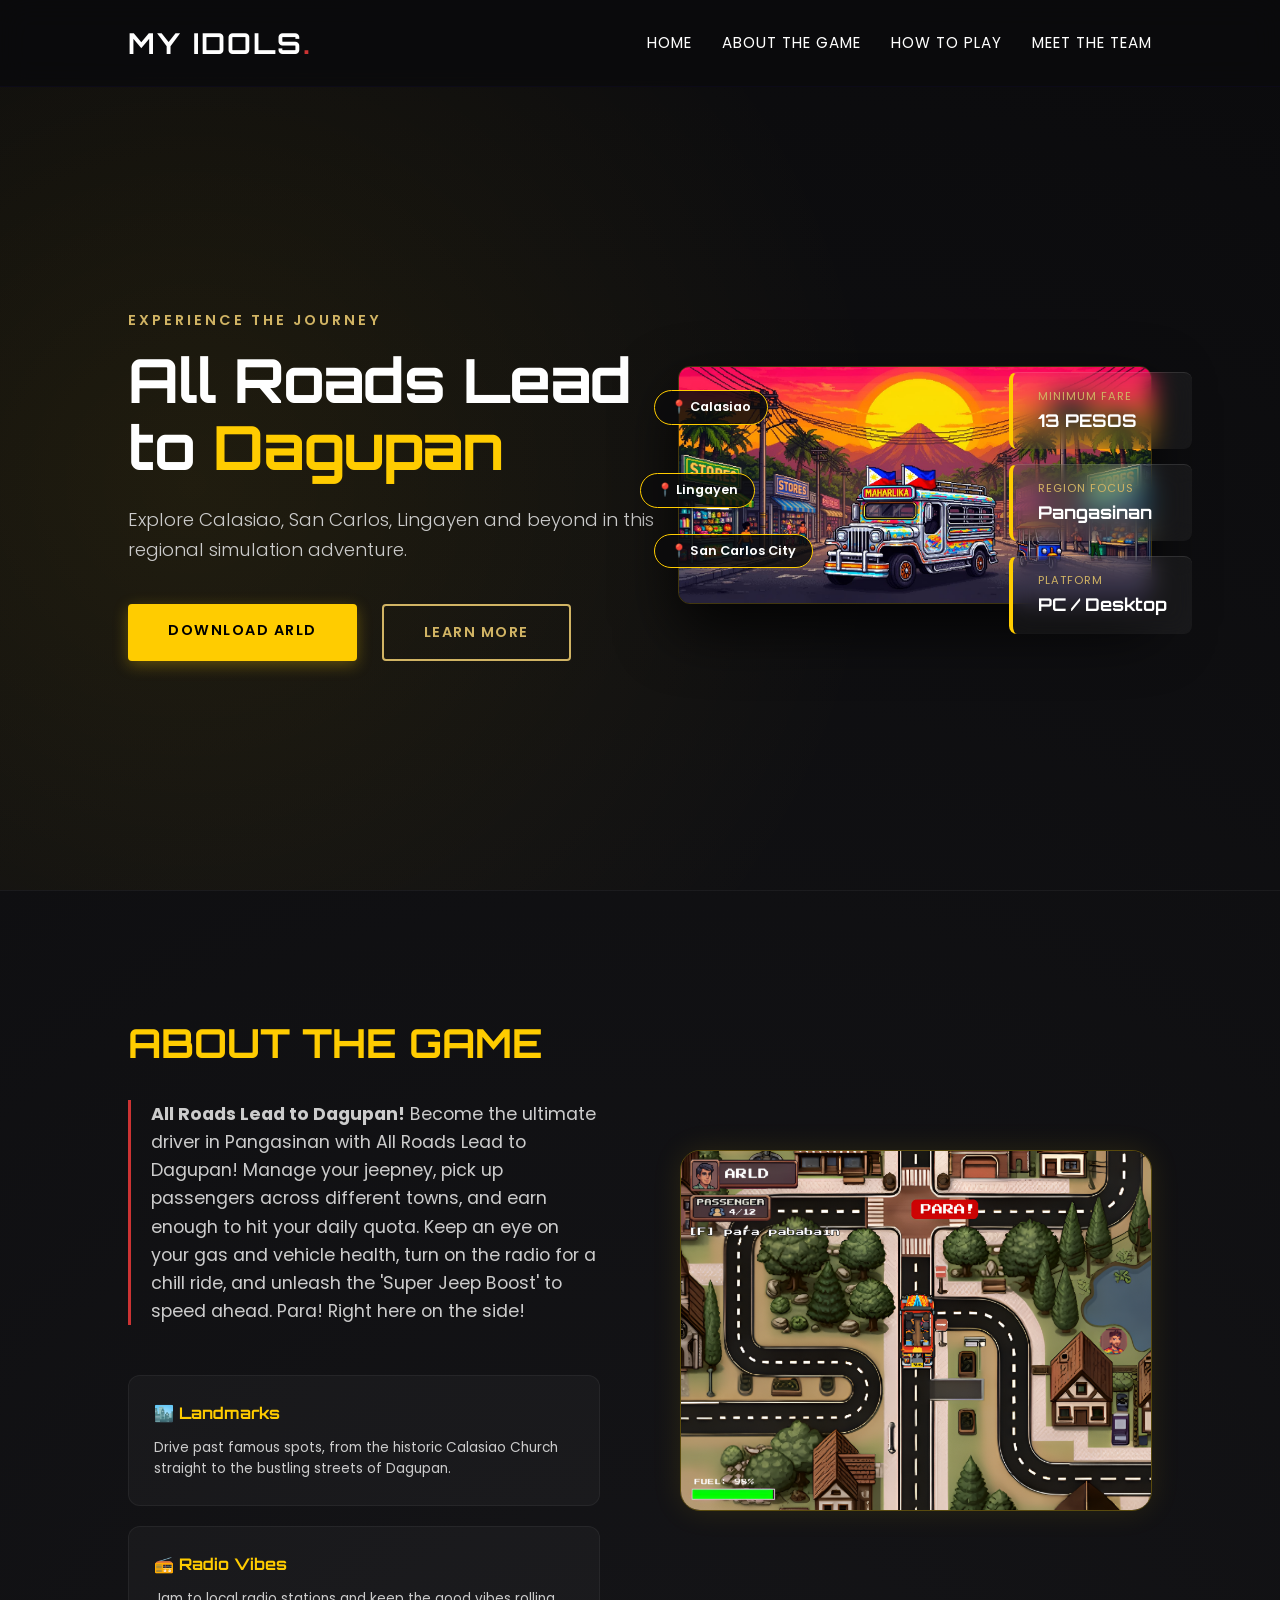
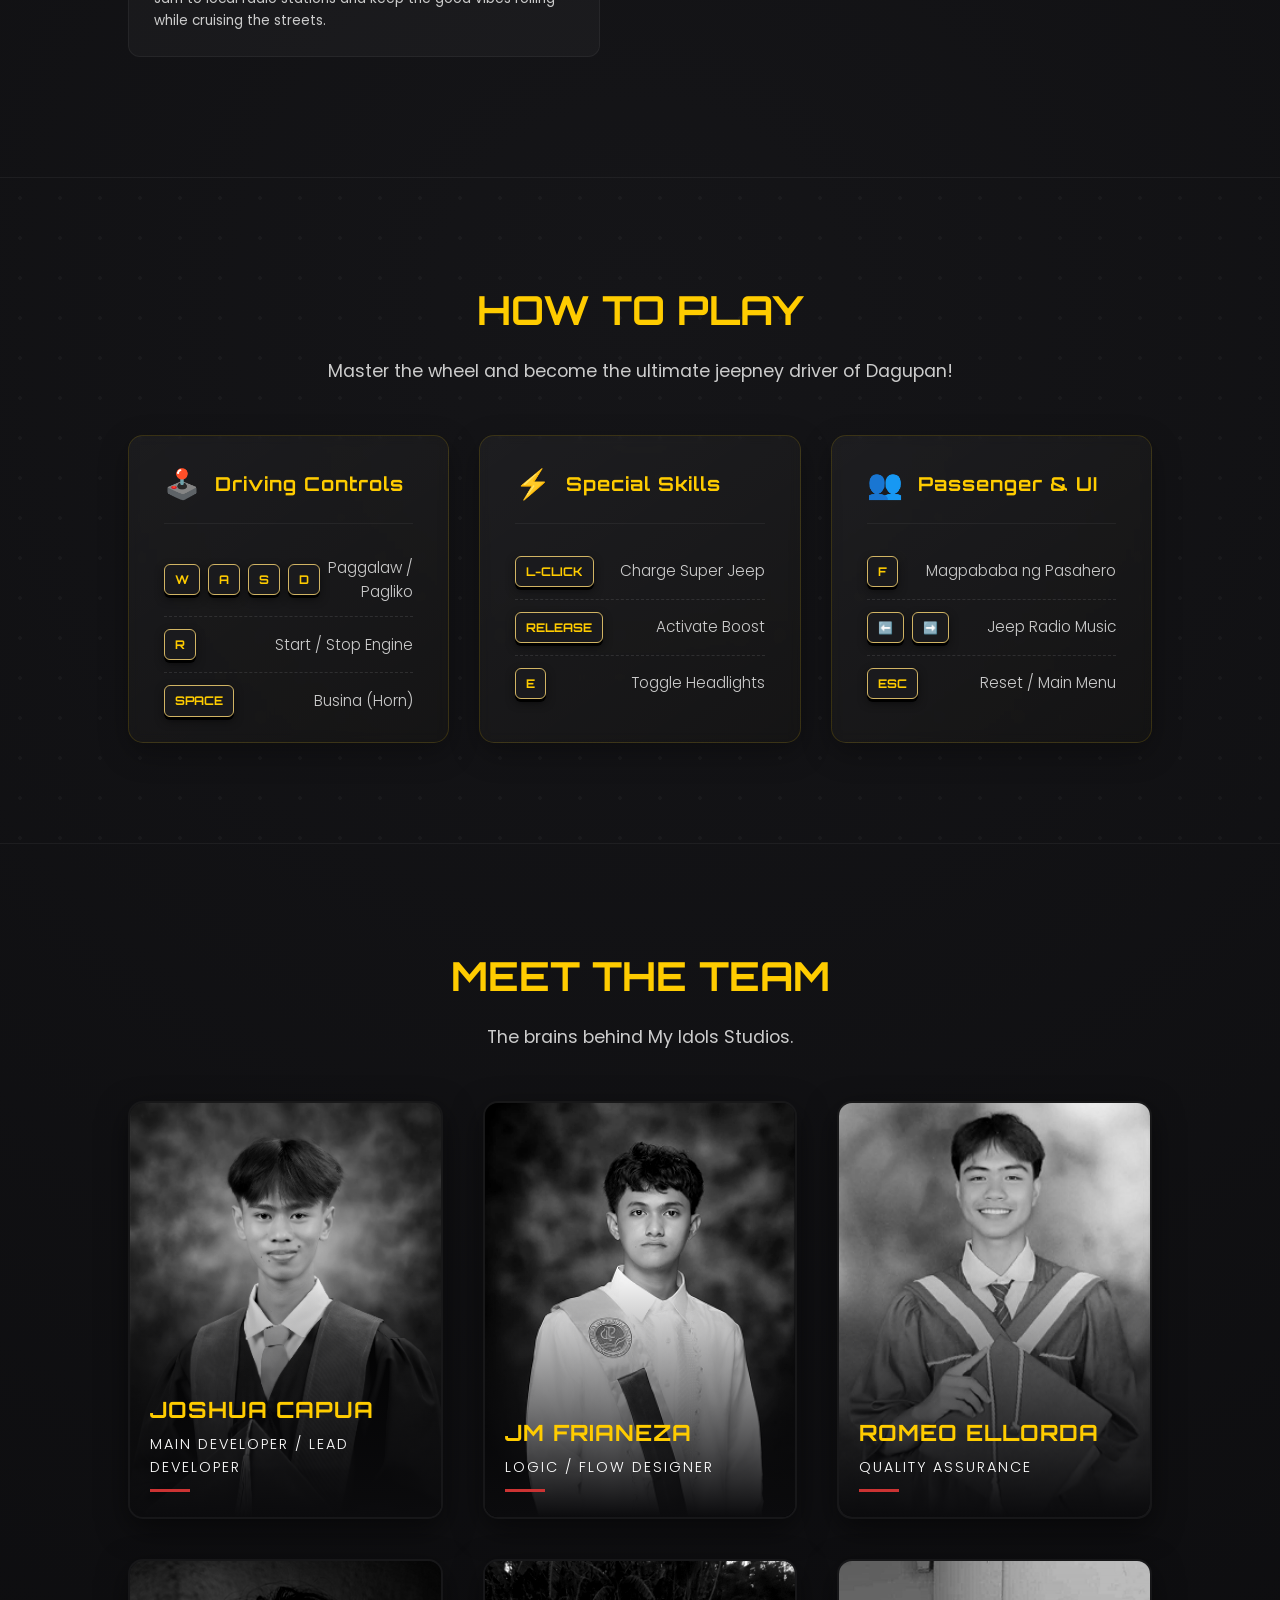
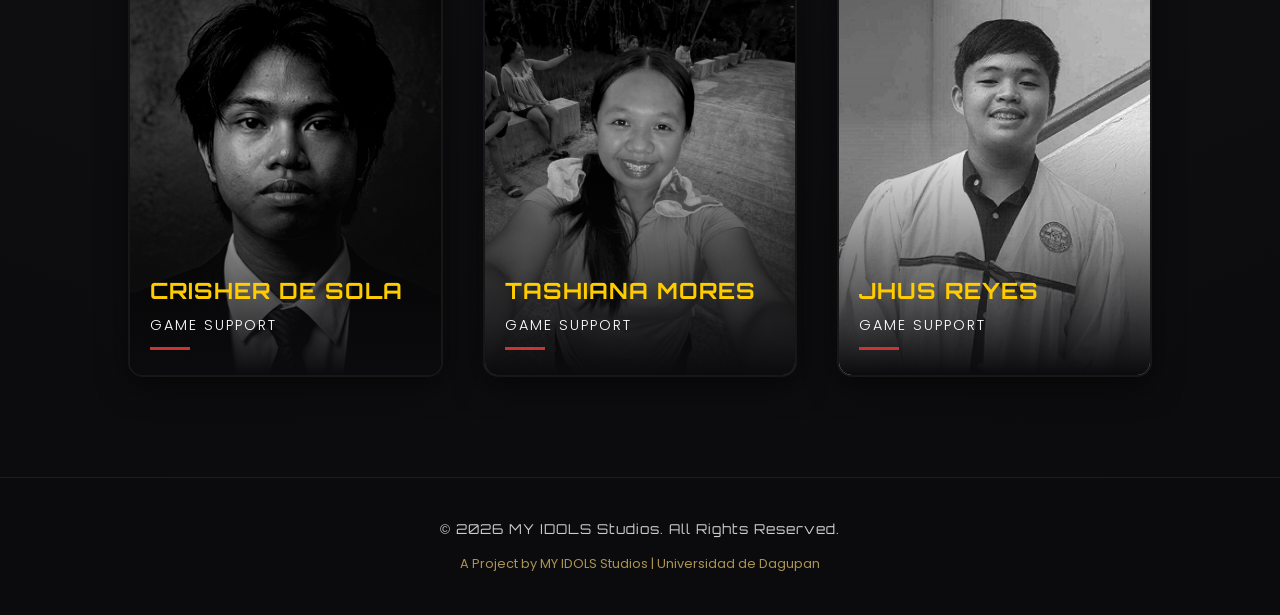
<file: index.html>
<!DOCTYPE html>
<html lang="en">
<head>
    <meta charset="UTF-8">
    <meta name="viewport" content="width=device-width, initial-scale=1.0">
    <title>All Roads Lead to Dagupan | MY IDOLS Studios</title>
    <link rel="stylesheet" href="style.css">
    
    <link href="https://fonts.googleapis.com/css2?family=Orbitron:wght@400;700&family=Poppins:wght@300;400;600&display=swap" rel="stylesheet">
    <!-- Font Awesome para sa Social Icons -->
    <link rel="stylesheet" href="https://cdnjs.cloudflare.com/ajax/libs/font-awesome/6.0.0/css/all.min.css">
</head>
<body>

    <header>
        <nav class="navbar">
            <div class="logo">MY IDOLS<span class="dot">.</span></div>
            <ul class="nav-links">
                <li><a href="#home">Home</a></li>
                <li><a href="#about">About the Game</a></li>
                <li><a href="#how-to-play">How to Play</a></li>
                <li><a href="#team">Meet the Team</a></li>
            </ul>
        </nav>
    </header>

    <main>
        <section id="home" class="hero">
            <div class="hero-content">
                <p class="pre-title">Experience the Journey</p>
                <h1 class="game-title">All Roads Lead to <span class="highlight">Dagupan</span></h1>
                <p class="tagline">Explore Calasiao, San Carlos, Lingayen and beyond in this regional simulation adventure.</p>
                <div class="cta-btns">
                    <a href="https://github.com/shuaa-shua/ARLD" target="_blank" class="btn primary">Download ARLD</a>
                    <a href="#about" class="btn secondary">Learn More</a>
                </div>
            </div>
            
            <div class="hero-visual">
                <div class="landmark-tag tag-calasiao">📍 Calasiao</div>
                <div class="landmark-tag tag-lingayen">📍 Lingayen</div>
                <div class="landmark-tag tag-sancarlos">📍 San Carlos City</div>
                <img src="image/jeepney.png" alt="All Roads Lead to Dagupan Gameplay" class="hero-img-placeholder">
                <div class="hero-stats">
                    <div class="stat-card">
                        <span>MINIMUM FARE</span>
                        <p>13 PESOS</p>
                    </div>
                    <div class="stat-card">
                        <span>Region Focus</span>
                        <p>Pangasinan</p>
                    </div>
                    <div class="stat-card">
                        <span>Platform</span>
                        <p>PC / Desktop</p>
                    </div>
                </div>
            </div>
        </section>

        <section id="about">
            <div class="about-wrapper">
                <div class="about-content">
                    <h2 class="about-title">About the Game</h2>
                    <p class="about-text">
                        <b>All Roads Lead to Dagupan!</b> Become the ultimate driver in Pangasinan with All Roads Lead to Dagupan! Manage your jeepney, pick up passengers across different towns, and earn enough to hit your daily quota. Keep an eye on your gas and vehicle health, turn on the radio for a chill ride, and unleash the 'Super Jeep Boost' to speed ahead. Para! Right here on the side!
                    </p>
                    <div class="features-grid">
                        <div class="feature-card">
                            <h3>🏙️ Landmarks</h3>
                            <p>Drive past famous spots, from the historic Calasiao Church straight to the bustling streets of Dagupan.</p>
                        </div>
                        <div class="feature-card">
                            <h3>📻 Radio Vibes</h3>
                            <p>Jam to local radio stations and keep the good vibes rolling while cruising the streets.</p>
                        </div>
                    </div>
                </div>
                <div class="about-visual">
                    <img src="image/road.png" alt="Gameplay Environment" class="about-img">
                </div>
            </div>
        </section>

        <section id="how-to-play">
            <div class="section-header-centered">
                <h2>How to Play</h2>
                <p class="section-subtitle">Master the wheel and become the ultimate jeepney driver of Dagupan!</p>
            </div>
            
            <div class="controls-container">
                <div class="control-card">
                    <div class="card-header">
                        <div class="icon">🕹️</div>
                        <h3>Driving Controls</h3>
                    </div>
                    <ul class="key-list">
                        <li><div class="keys"><kbd>W</kbd><kbd>A</kbd><kbd>S</kbd><kbd>D</kbd></div> <span class="action-text">Paggalaw / Pagliko</span></li>
                        <li><div class="keys"><kbd>R</kbd></div> <span class="action-text">Start / Stop Engine</span></li>
                        <li><div class="keys"><kbd>SPACE</kbd></div> <span class="action-text">Busina (Horn)</span></li>
                    </ul>
                </div>

                <div class="control-card">
                    <div class="card-header">
                        <div class="icon">⚡</div>
                        <h3>Special Skills</h3>
                    </div>
                    <ul class="key-list">
                        <li><div class="keys"><kbd>L-CLICK</kbd></div> <span class="action-text">Charge Super Jeep</span></li>
                        <li><div class="keys"><kbd>RELEASE</kbd></div> <span class="action-text">Activate Boost</span></li>
                        <li><div class="keys"><kbd>E</kbd></div> <span class="action-text">Toggle Headlights</span></li>
                    </ul>
                </div>

                <div class="control-card">
                    <div class="card-header">
                        <div class="icon">👥</div>
                        <h3>Passenger & UI</h3>
                    </div>
                    <ul class="key-list">
                        <li><div class="keys"><kbd>F</kbd></div> <span class="action-text">Magpababa ng Pasahero</span></li>
                        <li><div class="keys"><kbd>⬅️</kbd><kbd>➡️</kbd></div> <span class="action-text">Jeep Radio Music</span></li>
                        <li><div class="keys"><kbd>ESC</kbd></div> <span class="action-text">Reset / Main Menu</span></li>
                    </ul>
                </div>
            </div>
        </section>

        <section id="team">
            <div class="section-header-centered">
                <h2>Meet the Team</h2>
                <p class="section-subtitle">The brains behind My Idols Studios.</p>
            </div>
            
            <div class="team-grid">
                <div class="team-card">
                    <div class="team-img-box">
                        <a href="capua.html" target="_blank">
                        <img src="image/capua.png" alt="Joshua Capua" class="team-img">
                        </a>
                    </div>
                    <div class="team-info">
                        <h3>Joshua Capua</h3>
                        <span>MAIN DEVELOPER / LEAD DEVELOPER</span>
                    </div>
                </div>

                <div class="team-card">
                    <div class="team-img-box">
                        <a href="Individual-Portfolio-main/jmhtml.html" target="_blank">
                        <img src="image/Jm.png" alt="JM Frianeza">
                        </a>
                    </div>
                    <div class="team-info">
                        <h3>JM Frianeza</h3>
                        <span>Logic / Flow Designer</span>
                    </div>
                </div>

                <div class="team-card">
                    <div class="team-img-box">
                        <a href="romeo/Romeo.html" target="_blank">
                        <img src="image/romeo.png" alt="Romeo Ellorda">
                        </a>
                    </div>
                    <div class="team-info">
                        <h3>Romeo Ellorda</h3>
                        <span>Quality Assurance</span>
                    </div>
                </div>

                <div class="team-card">
                    <div class="team-img-box">
                        <a href="crisher/crisher.html" target="_blank">
                        <img src="image/crisher.png" alt="Crisher De Sola">
                        </a>
                    </div>
                    <div class="team-info">
                        <h3>Crisher De Sola</h3>
                        <span>Game Support</span>
                    </div>
                </div>

                <div class="team-card">
                    <div class="team-img-box">
                        <a href="tasha/index.html" target="_blanks">
                        <img src="tasha/jogging.jpg" alt="Tashiana Mores">
                        </a>
                    </div>
                    <div class="team-info">
                        <h3>Tashiana Mores</h3>
                        <span>Game Support</span>
                    </div>
                </div>

                <div class="team-card">
                    <div class="team-img-box">
                        <a href="jhus/jhus.html" target="_blank">
                        <img src="image/jhus.png" alt="Jhus Reyes">
                        </a>
                    </div>
                    <div class="team-info">
                        <h3>Jhus Reyes</h3>
                        <span>Game Support</span>
                    </div>
                </div>
            </div>
        </section>
    </main>

    <footer class="simple-footer">
        <div class="footer-content">
            <p>&copy; 2026 MY IDOLS Studios. All Rights Reserved.</p>
            <div class="footer-links">
                <span>A Project by MY IDOLS Studios | Universidad de Dagupan</span>
            </div>
        </div>
    </footer>

</body>
</html>
</file>
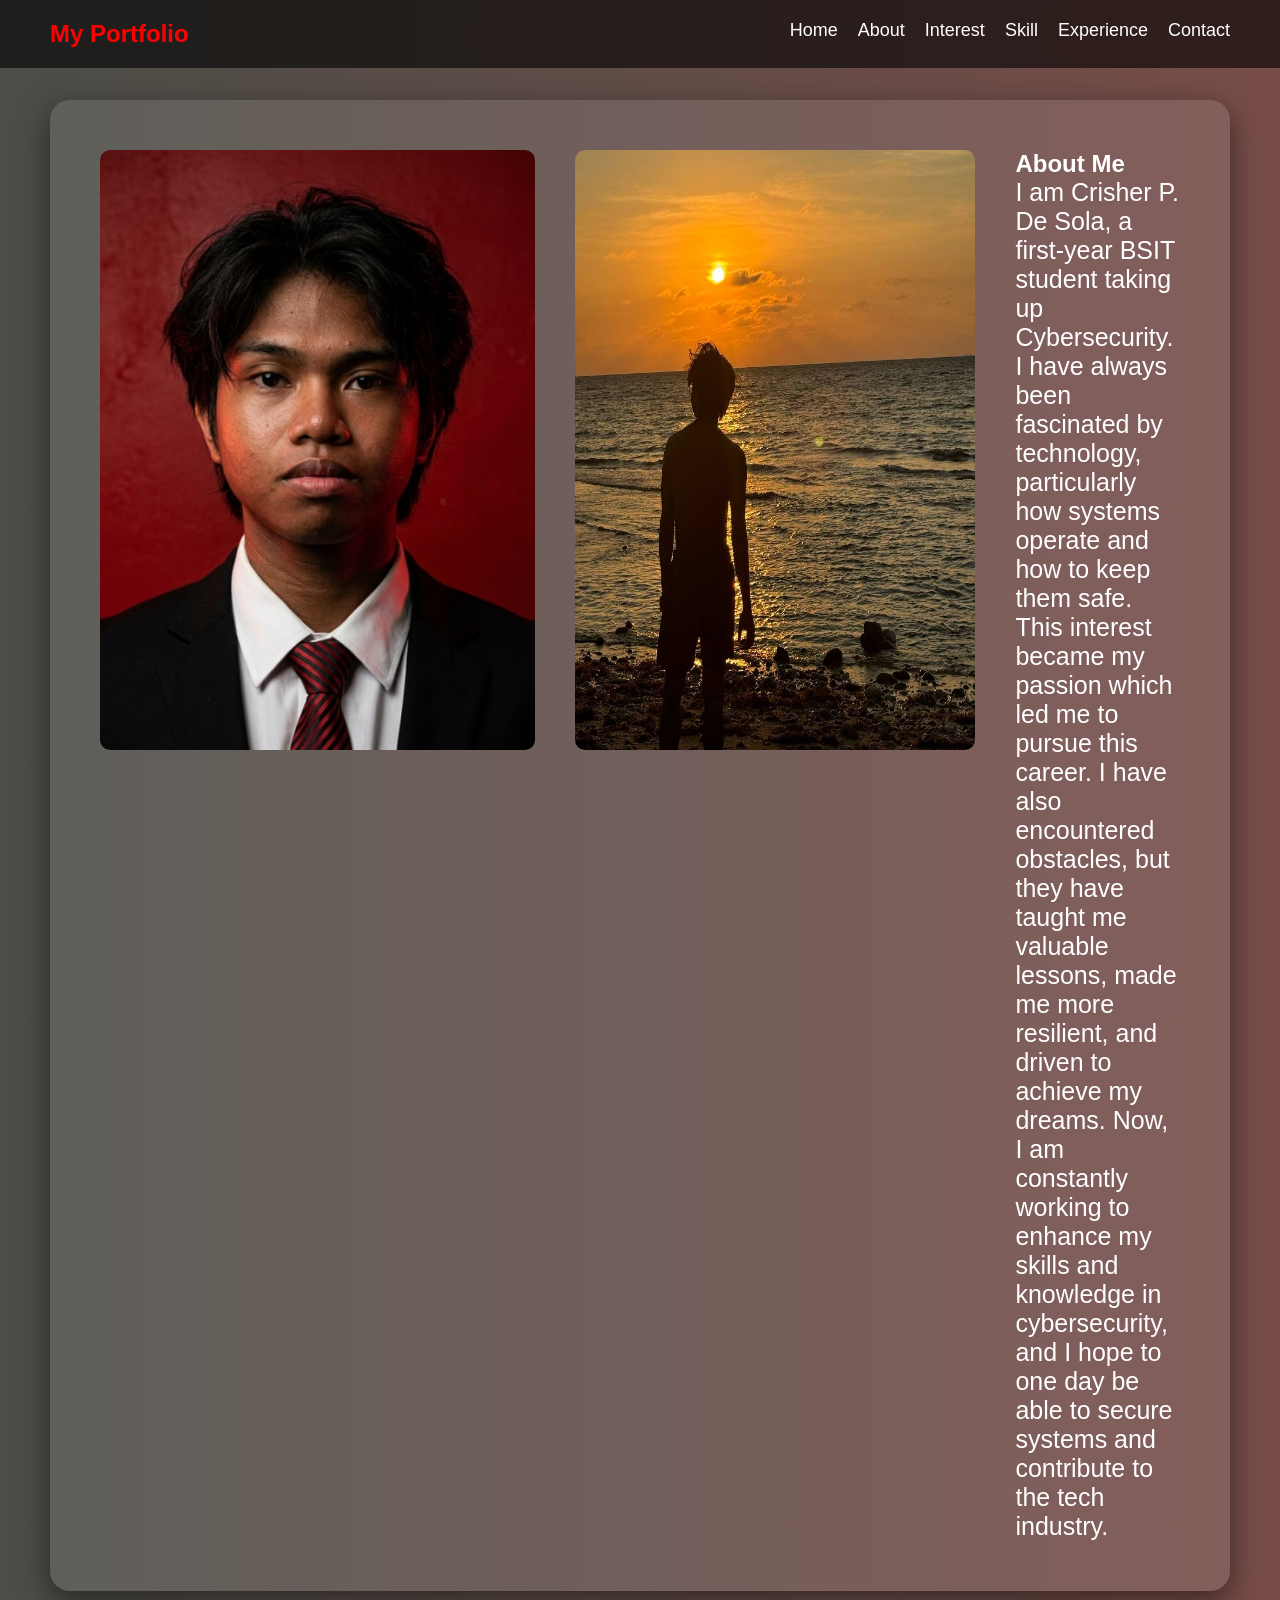
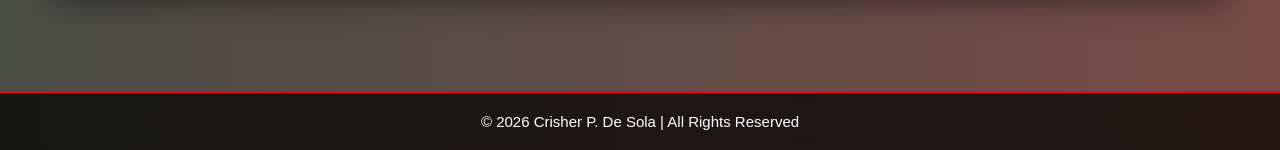
<file: crisher/About.html>
<!DOCTYPE html>
<html lang="en">
<head>
    <meta charset="UTF-8">
    <title>My Portfolio</title>
    <link rel="stylesheet" href="crisher.css">

</head>
<body>

<nav>
    <h2 class="logo">My Portfolio</h2>
    <ul>
        <li><a href="crisher.html">Home</a></li>
        <li><a href="About.html">About</a></li>
        <li><a href="Interest.html">Interest</a></li>
        <li><a href="Skill.html">Skill</a></li>
        <li><a href="Expercience.html">Experience</a></li>
        <li><a href="Contact.html">Contact</a></li>
    </ul>
</nav>

<section id="#">
<div class="about-container">
  <img src="me.jpg" alt="Profile" class="profile-imgg">
  <img src="me3.jpg" alt="" class="profile-imgs">
  <div class="about-text">
    <h2>About Me</h2>
    <p>
        I am Crisher P. De Sola, a first-year BSIT student taking up Cybersecurity. 
        I have always been fascinated by technology, particularly how systems operate and how to keep them safe. 
        This interest became my passion which led me to pursue this career. 
        I have also encountered obstacles, but they have taught me valuable lessons, made me more resilient, and driven to achieve my dreams. 
        Now, I am constantly working to enhance my skills and knowledge in cybersecurity, 
        and I hope to one day be able to secure systems and contribute to the tech industry.
    </p>
  </div>
</div>
</section>

<footer class="footer">
    <p>© 2026 Crisher P. De Sola | All Rights Reserved</p>
</footer>

</body>
</html>
</file>
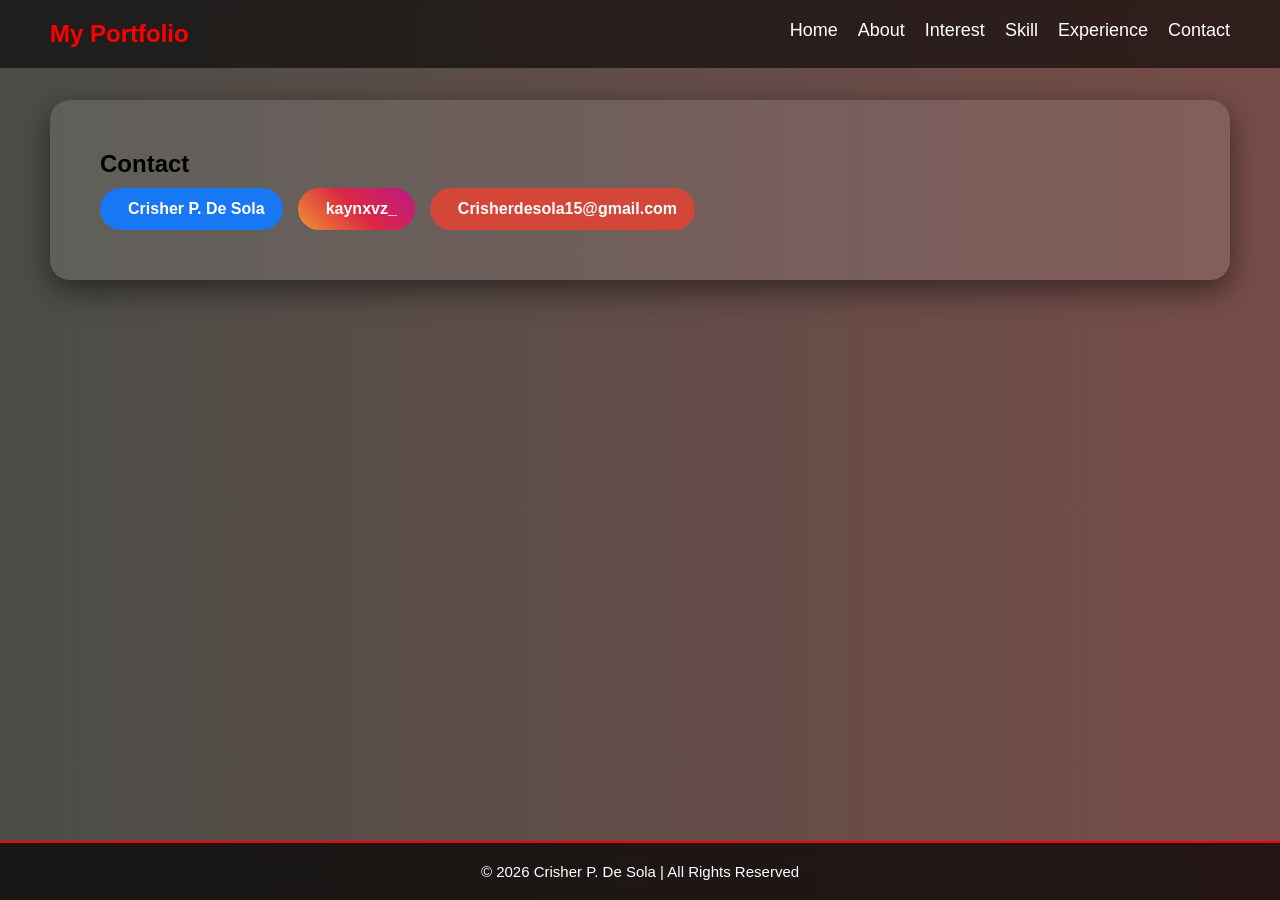
<file: crisher/Contact.html>
<!DOCTYPE html>
<html lang="en">
<head>
    <meta charset="UTF-8">
    <title>My Portfolio</title>
    <link rel="stylesheet" href="crisher.css">

</head>
<body>

<nav>
    <h2 class="logo">My Portfolio</h2>
    <ul>
        <li><a href="crisher.html">Home</a></li>
        <li><a href="About.html">About</a></li>
        <li><a href="Interest.html">Interest</a></li>
        <li><a href="Skill.html">Skill</a></li>
        <li><a href="Expercience.html">Experience</a></li>
        <li><a href="Contact.html">Contact</a></li>
    </ul>
</nav>

<section id="contact" class="card">
    <h2>Contact</h2>

    <div class="socials">
        <a href="https://facebook.com/kaynnnx" class="social fb">
            <i class="fab fa-facebook-f"></i>
            <span>Crisher P. De Sola</span>
        </a>

        <a href="https://www.instagram.com/kaynxvz_" class="social ig">
            <i class="fab fa-instagram"></i>
            <span>kaynxvz_</span>
        </a>

        <a href="https://mail.google.com/mail/u/0/#inbox" class="social gm">
            <i class="fas fa-envelope"></i>
            <span>Crisherdesola15@gmail.com</span>
        </a>
    </div>
</section>


<footer class="footer">
    <p>© 2026 Crisher P. De Sola | All Rights Reserved</p>
</footer>

</body>
</html>
</file>
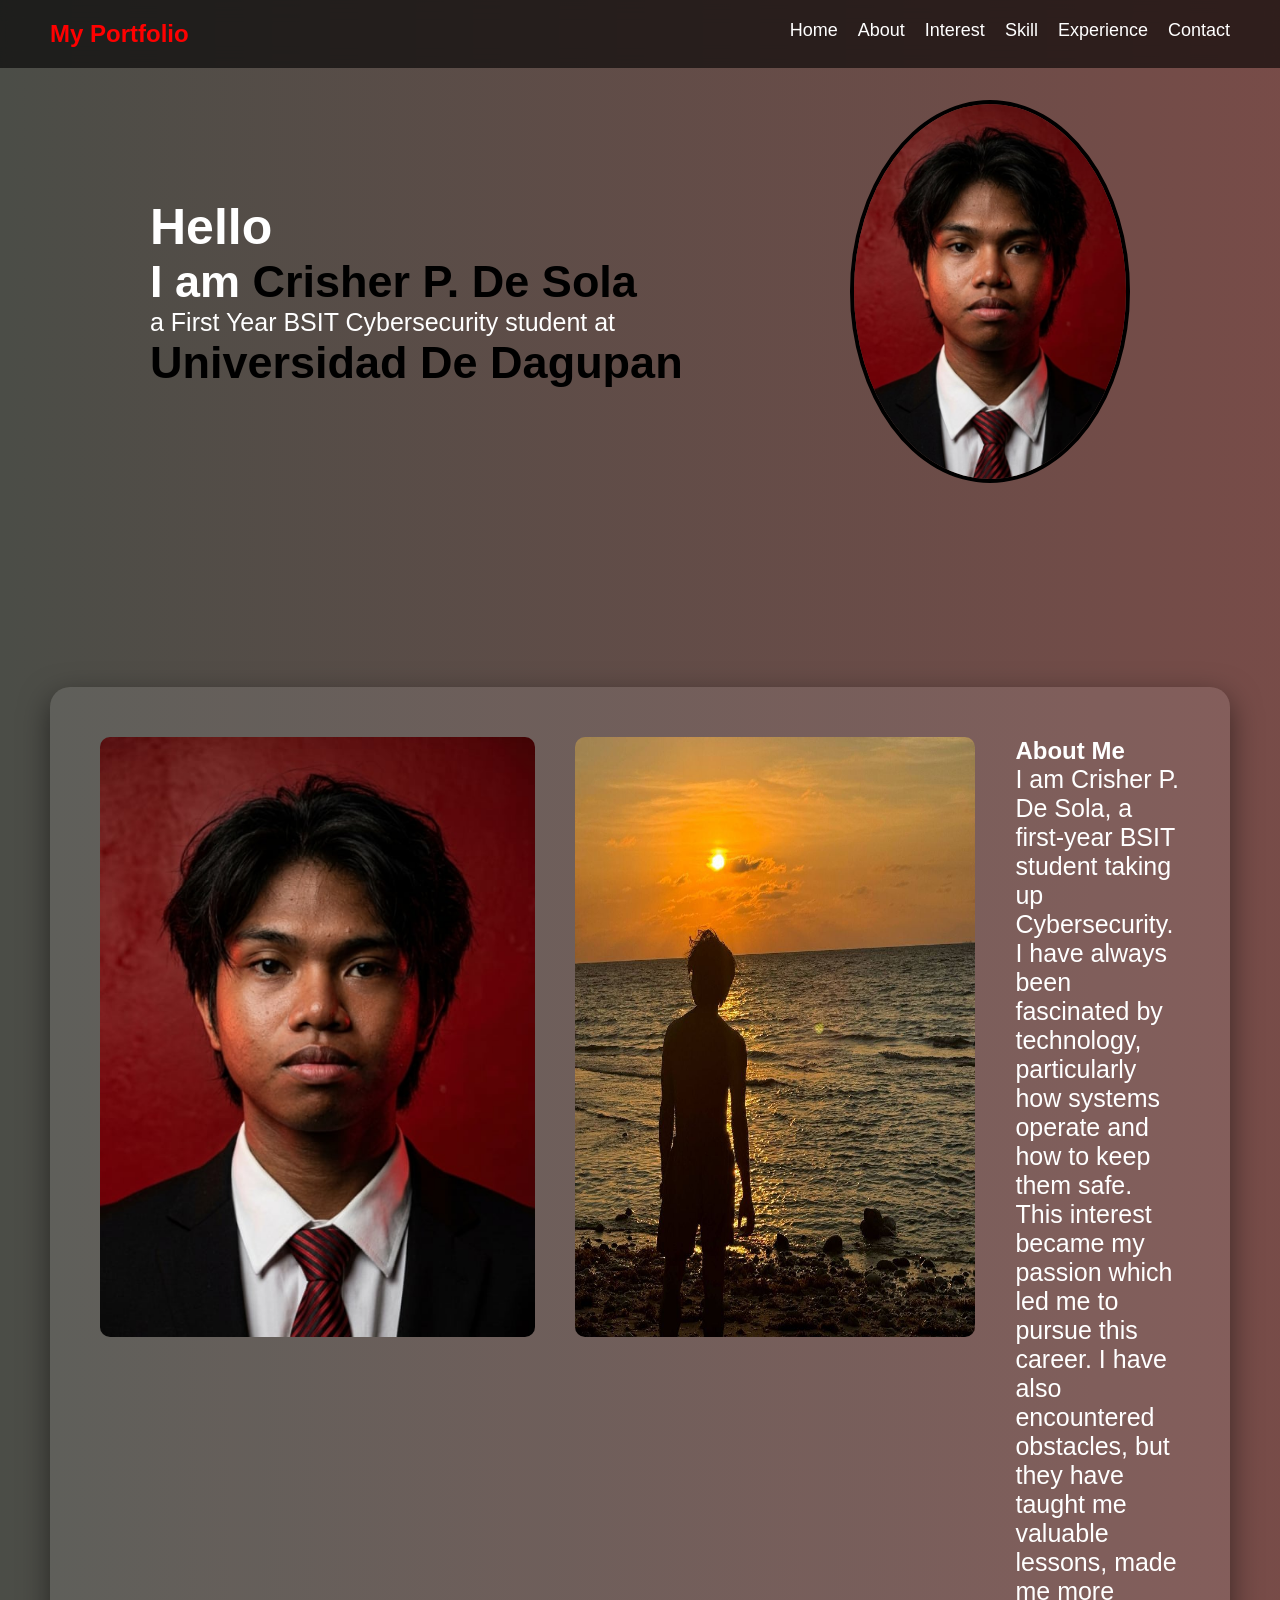
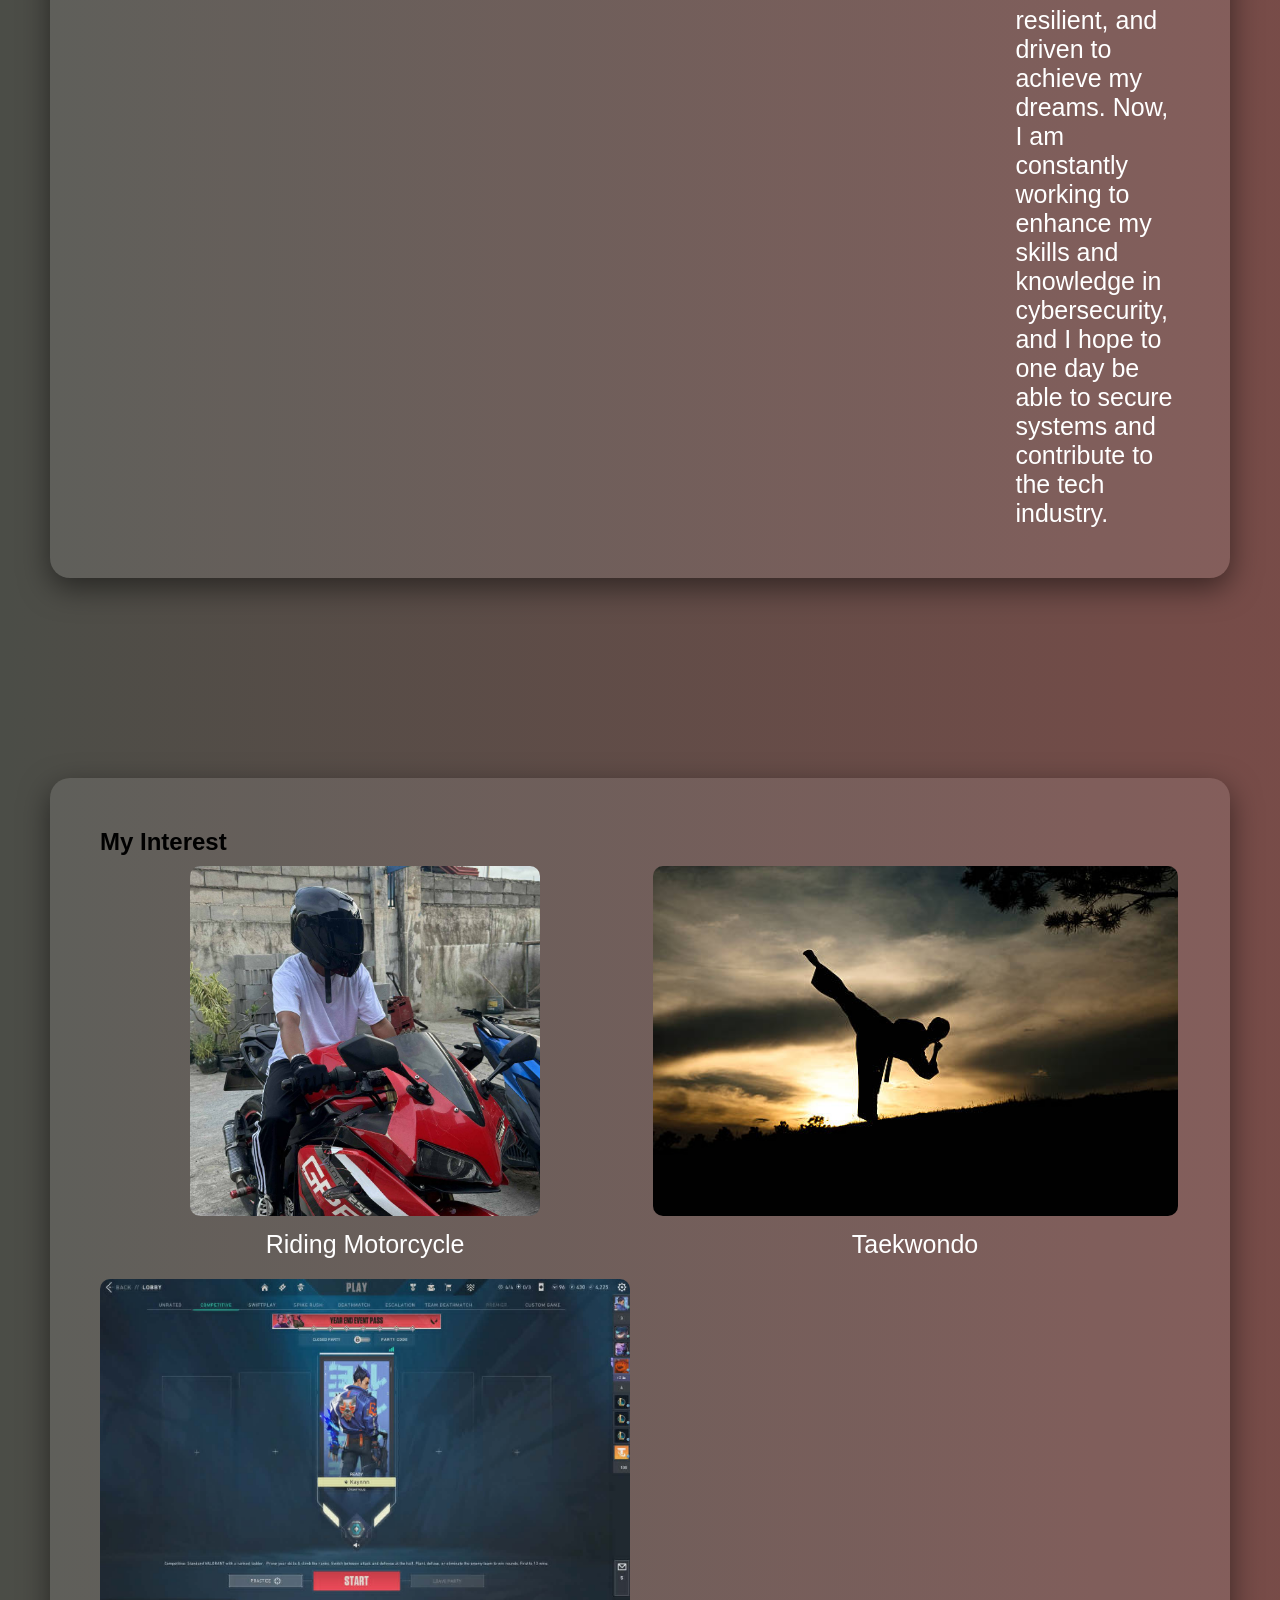
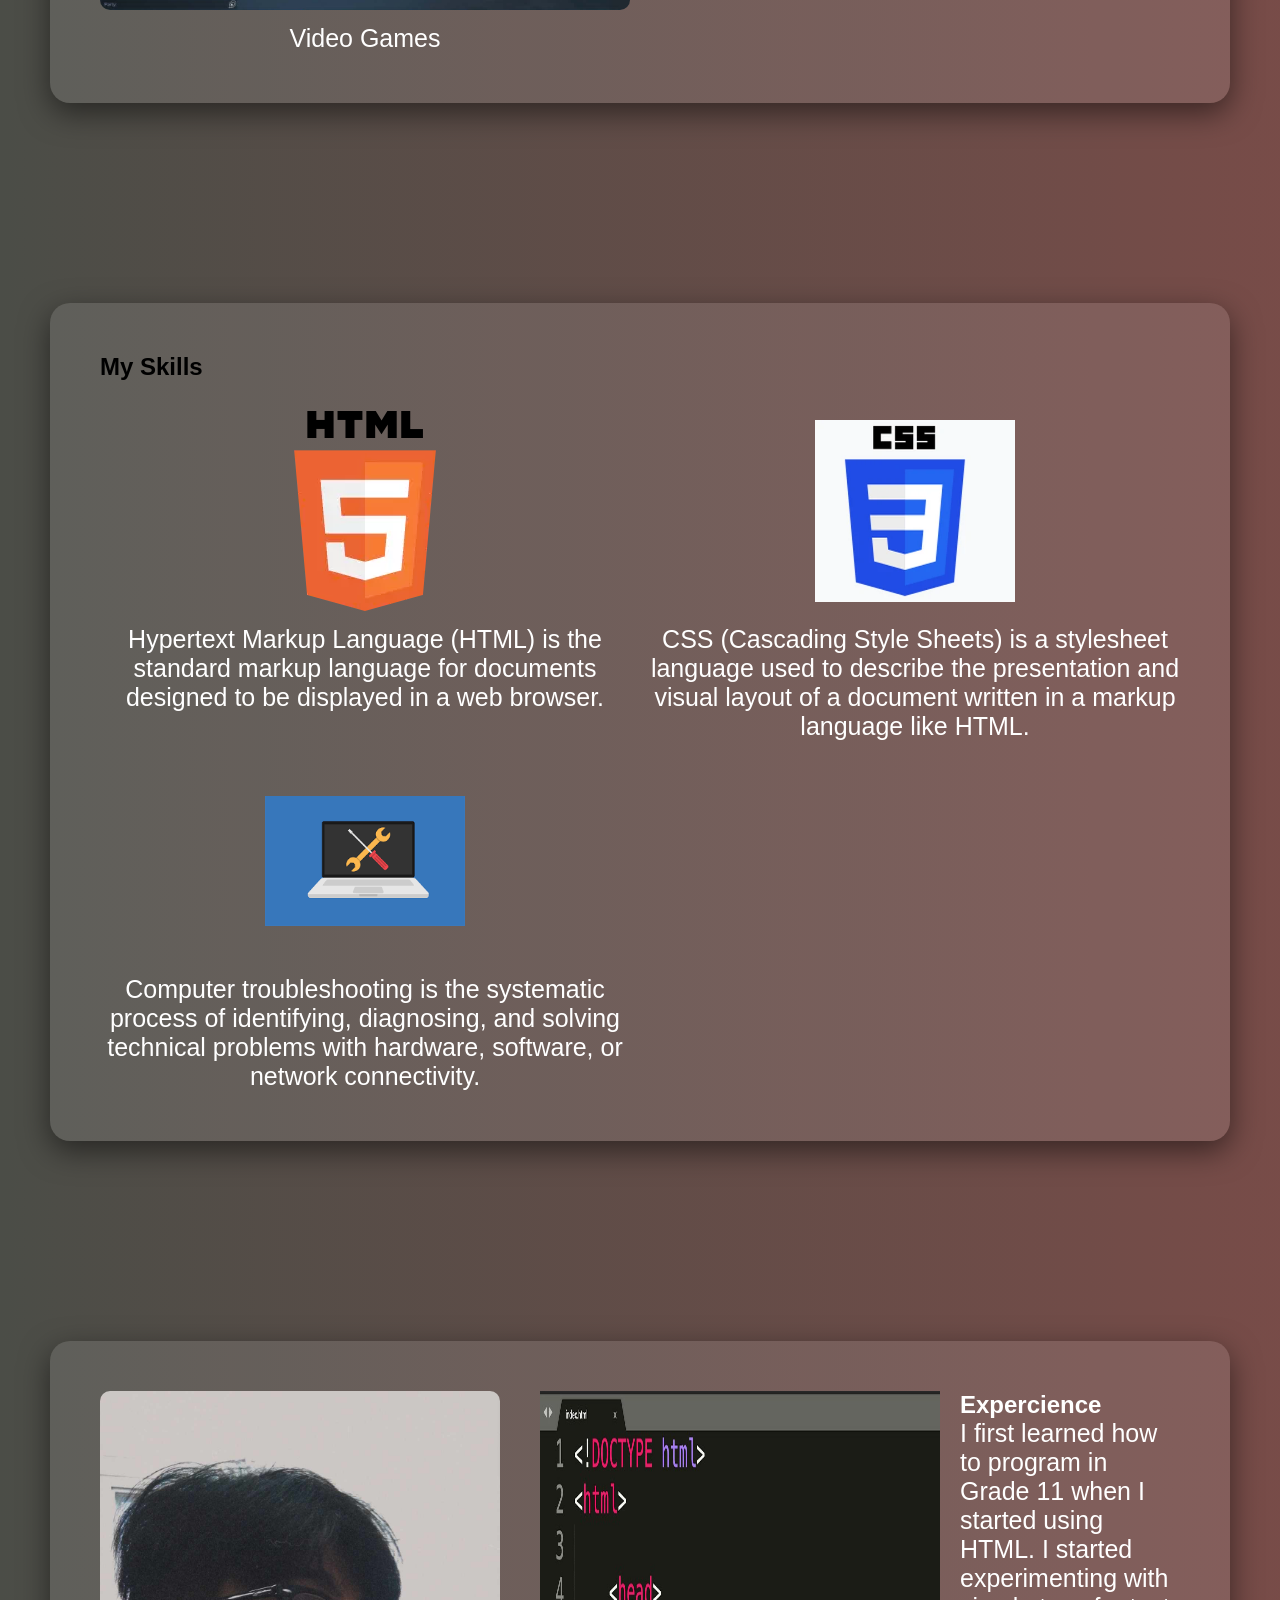
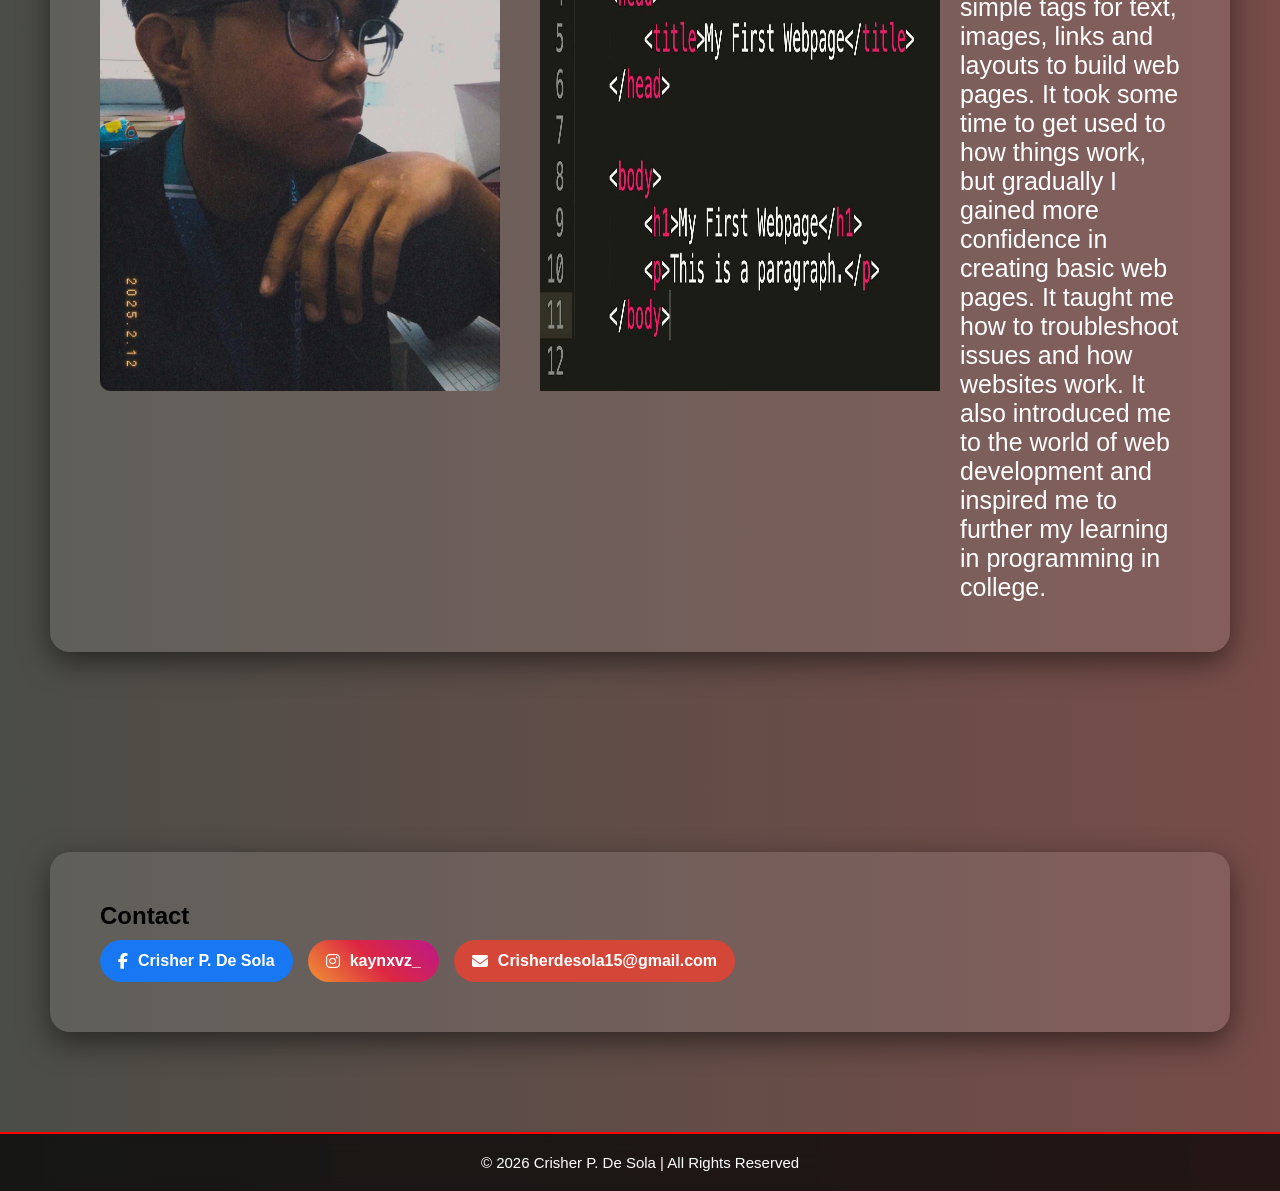
<file: crisher/crisher.html>
<!DOCTYPE html>
<html lang="en">
<head>
    <meta charset="UTF-8">
    <title>My Portfolio</title>
    <link rel="stylesheet" href="crisher.css">
    <link rel="stylesheet" href="https://cdnjs.cloudflare.com/ajax/libs/font-awesome/6.5.0/css/all.min.css">
</head>
<body>

<nav>
    <h2 class="logo">My Portfolio</h2>
    <ul>
        <li><a href="crisher.html">Home</a></li>
        <li><a href="About.html">About</a></li>
        <li><a href="Interest.html">Interest</a></li>
        <li><a href="Skill.html">Skill</a></li>
        <li><a href="Expercience.html">Experience</a></li>
        <li><a href="Contact.html">Contact</a></li>
    </ul>
</nav>

<section id="home" class="home">
    <div class="home-text">
        <h1>Hello</h1>
        <h2>I am <span>Crisher P. De Sola</span></h2>
        <p>a First Year BSIT Cybersecurity student at<br><span>Universidad De Dagupan</span></p>
    </div>

    <div class="home-img">
        <img src="me.jpg" alt="My Picture">
    </div>
</section>

<section id="about">
<div class="about-container">
  <img src="me.jpg" alt="Profile" class="profile-imgg">
  <img src="me3.jpg" alt="" class="profile-imgs">
  <div class="about-text">
    <h2>About Me</h2>
    <p>
        I am Crisher P. De Sola, a first-year BSIT student taking up Cybersecurity. 
        I have always been fascinated by technology, particularly how systems operate and how to keep them safe. 
        This interest became my passion which led me to pursue this career. 
        I have also encountered obstacles, but they have taught me valuable lessons, made me more resilient, and driven to achieve my dreams. 
        Now, I am constantly working to enhance my skills and knowledge in cybersecurity, 
        and I hope to one day be able to secure systems and contribute to the tech industry.
    </p>
  </div>
</div>
</section>

<section id="interest" class="card">
    <h2>My Interest</h2>

    <div class="interest-grid">
        <div class="interest-box">
            <img src="motor.jpg" alt="HTML">
            <p>Riding Motorcycle</p>
        </div>

        <div class="interest-box">
            <img src="tkd.jpg" alt="CSS">
            <p>Taekwondo</p>
        </div>

        <div class="interest-box">
            <img src="valorant.png" alt="Python">
            <p>Video Games</p>
        </div>
    </div>

</section>

<section id="skill" class="card">
    <h2>My Skills</h2>

    <div class="skill-grid">
        <div class="skill-box">
            <img src="html.png" alt="HTML">
            <p>Hypertext Markup Language (HTML) is the standard markup language for documents designed to be displayed in a web browser.</p>
        </div>

        <div class="skill-box">
            <img src="css.png" alt="CSS">
            <p>CSS (Cascading Style Sheets) is a stylesheet language used to describe the presentation and visual layout of a document written in a markup language like HTML.</p>
        </div>

        <div class="skill-box">
            <img src="computer.png" alt="Python">
            <p>Computer troubleshooting is the systematic process of identifying, diagnosing, and solving technical problems with hardware, software, or network connectivity.</p>
        </div>
    </div>

</section>

<section id="experience">
<div class="experience-container">
  <img src="me2.jpg" alt="Profile" class="profiles-img">
  <img src="html.jpg" alt="" class="html-img">
  <div class="abouts-text">
    <h2>Expercience</h2>
    <p>
        I first learned how to program in Grade 11 when I started using HTML. 
        I started experimenting with simple tags for text, images, links and layouts to build web pages. 
        It took some time to get used to how things work, but gradually I gained more confidence in creating basic web pages. 
        It taught me how to troubleshoot issues and how websites work. 
        It also introduced me to the world of web development and inspired me to further my learning in programming in college.
    </p>
  </div>
</div>
</section>

<section id="contact" class="card">
    <h2>Contact</h2>

    <div class="socials">
        <a href="https://facebook.com/kaynnnx" class="social fb">
            <i class="fab fa-facebook-f"></i>
            <span>Crisher P. De Sola</span>
        </a>

        <a href="https://www.instagram.com/kaynxvz_" class="social ig">
            <i class="fab fa-instagram"></i>
            <span>kaynxvz_</span>
        </a>

        <a href="https://mail.google.com/mail/u/0/#inbox" class="social gm">
            <i class="fas fa-envelope"></i>
            <span>Crisherdesola15@gmail.com</span>
        </a>
    </div>
</section>

<footer class="footer">
    <p>© 2026 Crisher P. De Sola | All Rights Reserved</p>
</footer>


</body>
</html>
</file>
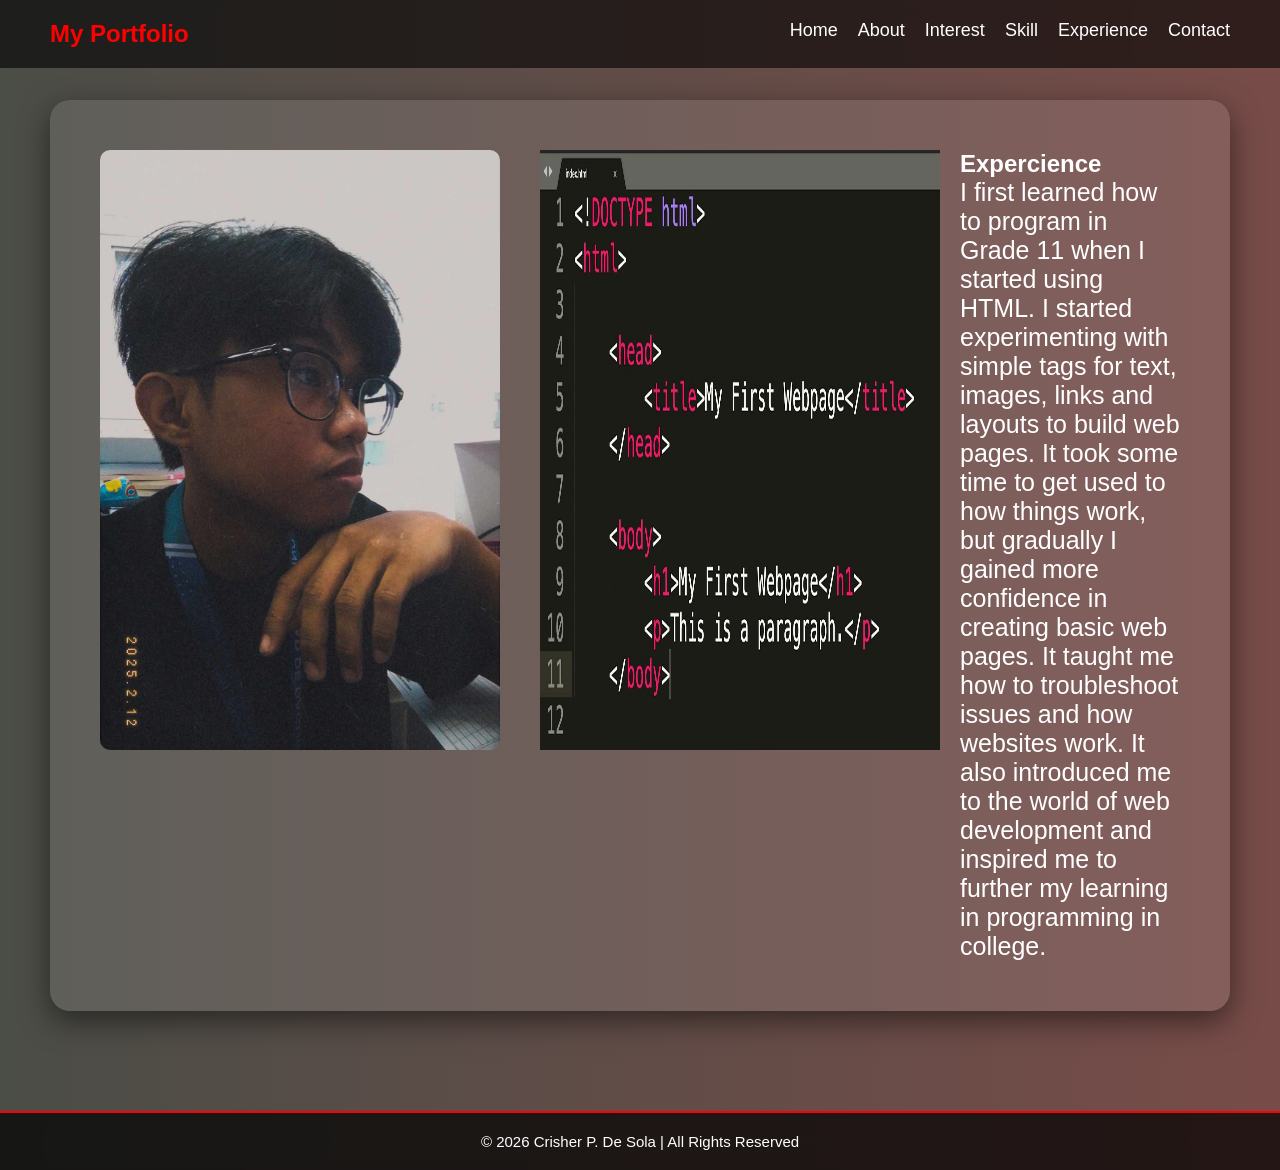
<file: crisher/Expercience.html>
<!DOCTYPE html>
<html lang="en">
<head>
    <meta charset="UTF-8">
    <title>My Portfolio</title>
    <link rel="stylesheet" href="crisher.css">

</head>
<body>

<nav>
    <h2 class="logo">My Portfolio</h2>
    <ul>
        <li><a href="crisher.html">Home</a></li>
        <li><a href="About.html">About</a></li>
        <li><a href="Interest.html">Interest</a></li>
        <li><a href="Skill.html">Skill</a></li>
        <li><a href="Expercience.html">Experience</a></li>
        <li><a href="Contact.html">Contact</a></li>
    </ul>
</nav>

<section id="experience">
<div class="experience-container">
  <img src="me2.jpg" alt="Profile" class="profiles-img">
  <img src="html.jpg" alt="" class="html-img">
  <div class="abouts-text">
    <h2>Expercience</h2>
    <p>
        I first learned how to program in Grade 11 when I started using HTML. 
        I started experimenting with simple tags for text, images, links and layouts to build web pages. 
        It took some time to get used to how things work, but gradually I gained more confidence in creating basic web pages. 
        It taught me how to troubleshoot issues and how websites work. 
        It also introduced me to the world of web development and inspired me to further my learning in programming in college.
    </p>
  </div>
</div>
</section>


<footer class="footer">
    <p>© 2026 Crisher P. De Sola | All Rights Reserved</p>
</footer>

</body>
</html>
</file>
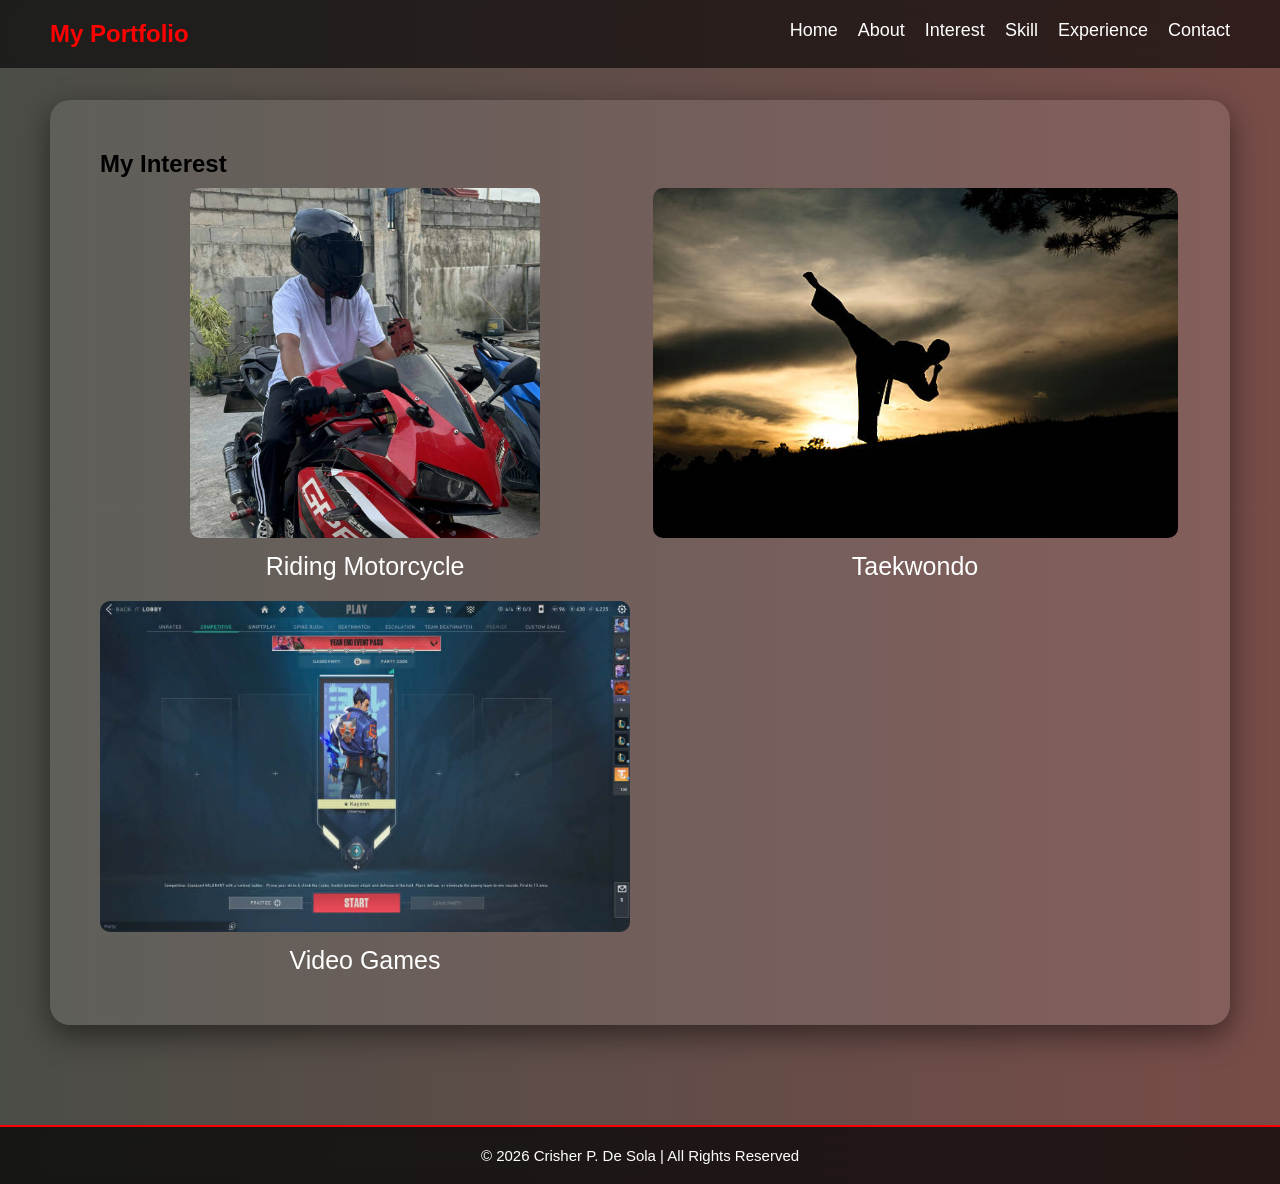
<file: crisher/Interest.html>
<!DOCTYPE html>
<html lang="en">
<head>
    <meta charset="UTF-8">
    <title>My Portfolio</title>
    <link rel="stylesheet" href="crisher.css">

</head>
<body>

<nav>
    <h2 class="logo">My Portfolio</h2>
    <ul>
        <li><a href="crisher.html">Home</a></li>
        <li><a href="About.html">About</a></li>
        <li><a href="Interest.html">Interest</a></li>
        <li><a href="Skill.html">Skill</a></li>
        <li><a href="Expercience.html">Experience</a></li>
        <li><a href="Contact.html">Contact</a></li>
    </ul>
</nav>

<section id="interest" class="card">
    <h2>My Interest</h2>

    <div class="interest-grid">
        <div class="interest-box">
            <img src="motor.jpg" alt="HTML">
            <p>Riding Motorcycle</p>
        </div>

        <div class="interest-box">
            <img src="tkd.jpg" alt="CSS">
            <p>Taekwondo</p>
        </div>

        <div class="interest-box">
            <img src="valorant.png" alt="Python">
            <p>Video Games</p>
        </div>
    </div>

</section>

<footer class="footer">
    <p>© 2026 Crisher P. De Sola | All Rights Reserved</p>
</footer>

</body>
</html>
</file>
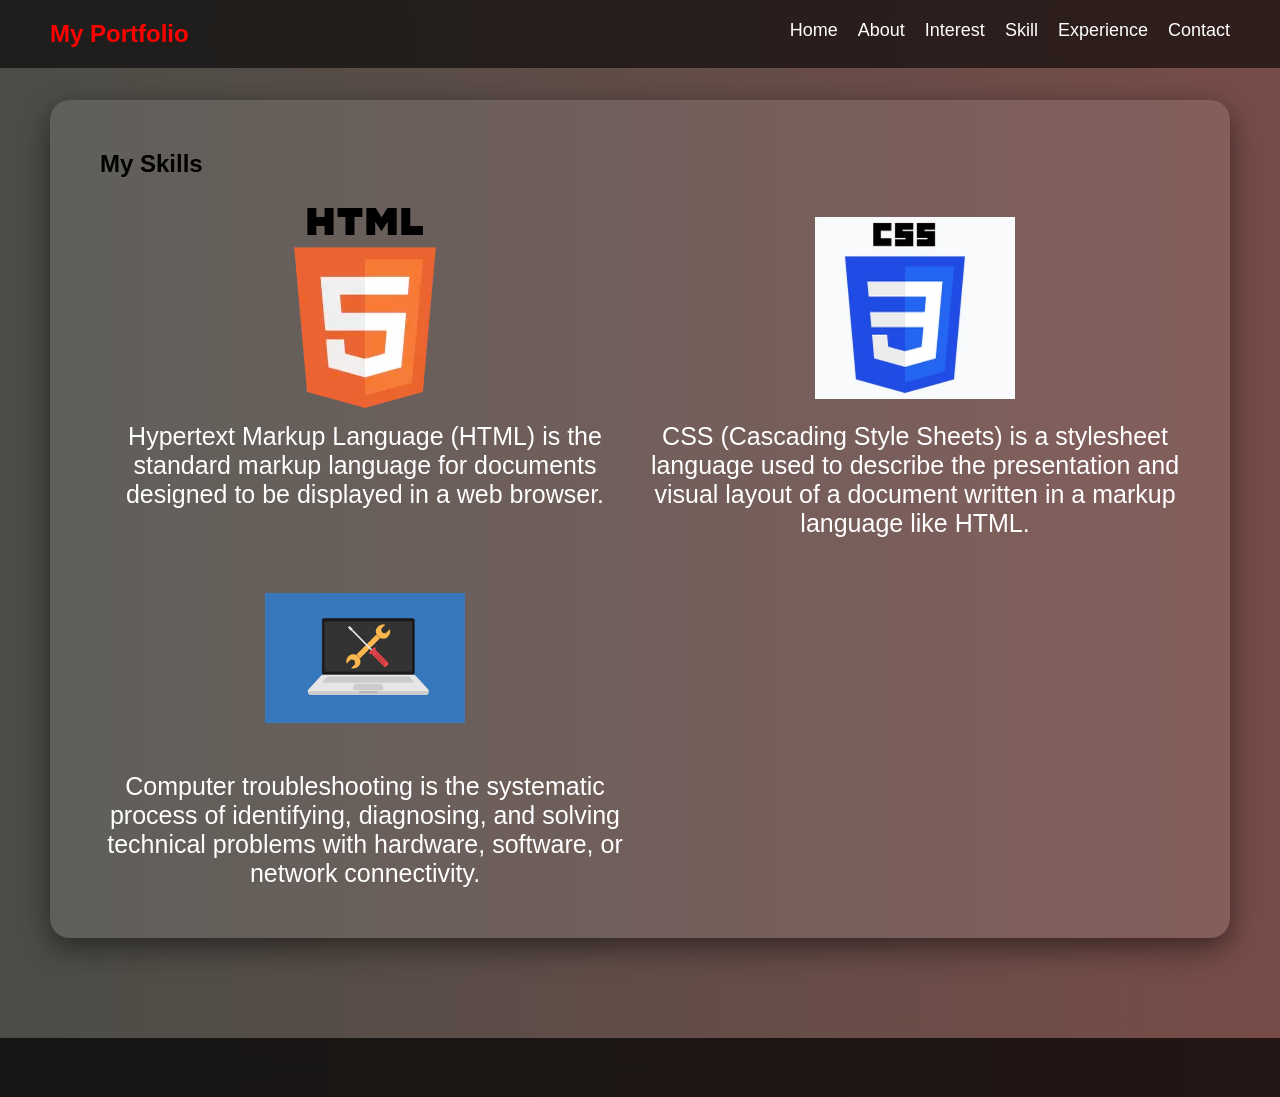
<file: crisher/Skill.html>
<!DOCTYPE html>
<html lang="en">
<head>
    <meta charset="UTF-8">
    <title>My Portfolio</title>
    <link rel="stylesheet" href="crisher.css">

</head>
<body>

<nav>
    <h2 class="logo">My Portfolio</h2>
    <ul>
        <li><a href="crisher.html">Home</a></li>
        <li><a href="About.html">About</a></li>
        <li><a href="Interest.html">Interest</a></li>
        <li><a href="Skill.html">Skill</a></li>
        <li><a href="Expercience.html">Experience</a></li>
        <li><a href="Contact.html">Contact</a></li>
    </ul>
</nav>

<section id="skill" class="card">
    <h2>My Skills</h2>

    <div class="skill-grid">
        <div class="skill-box">
            <img src="html.png" alt="HTML">
            <p>Hypertext Markup Language (HTML) is the standard markup language for documents designed to be displayed in a web browser.</p>
        </div>

        <div class="skill-box">
            <img src="css.png" alt="CSS">
            <p>CSS (Cascading Style Sheets) is a stylesheet language used to describe the presentation and visual layout of a document written in a markup language like HTML.</p>
        </div>

        <div class="skill-box">
            <img src="computer.png" alt="Python">
            <p>Computer troubleshooting is the systematic process of identifying, diagnosing, and solving technical problems with hardware, software, or network connectivity.</p>
        </div>
    </div>
</section>

<footer class="footer">
    <p>© 2026 Crisher P. De Sola | All Rights Reserved</p>
</footer>

</body>
</html>
</file>
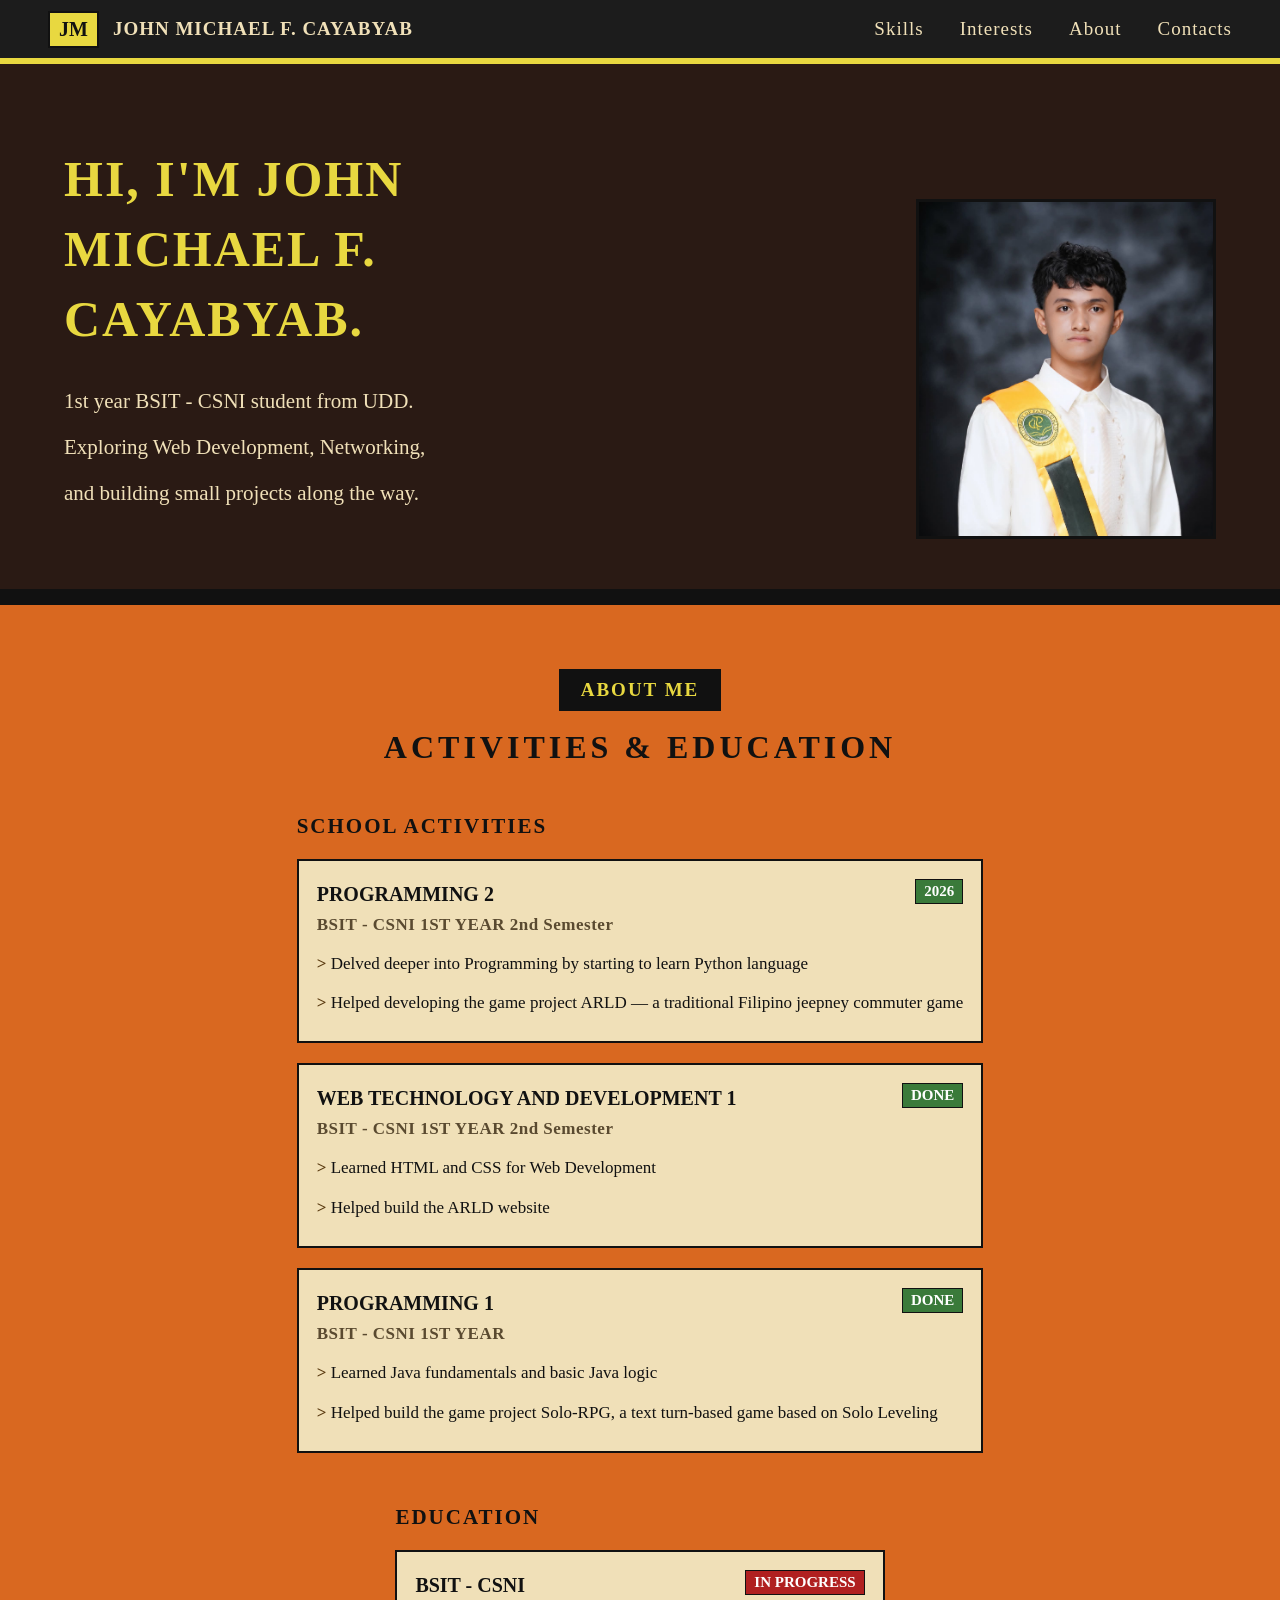
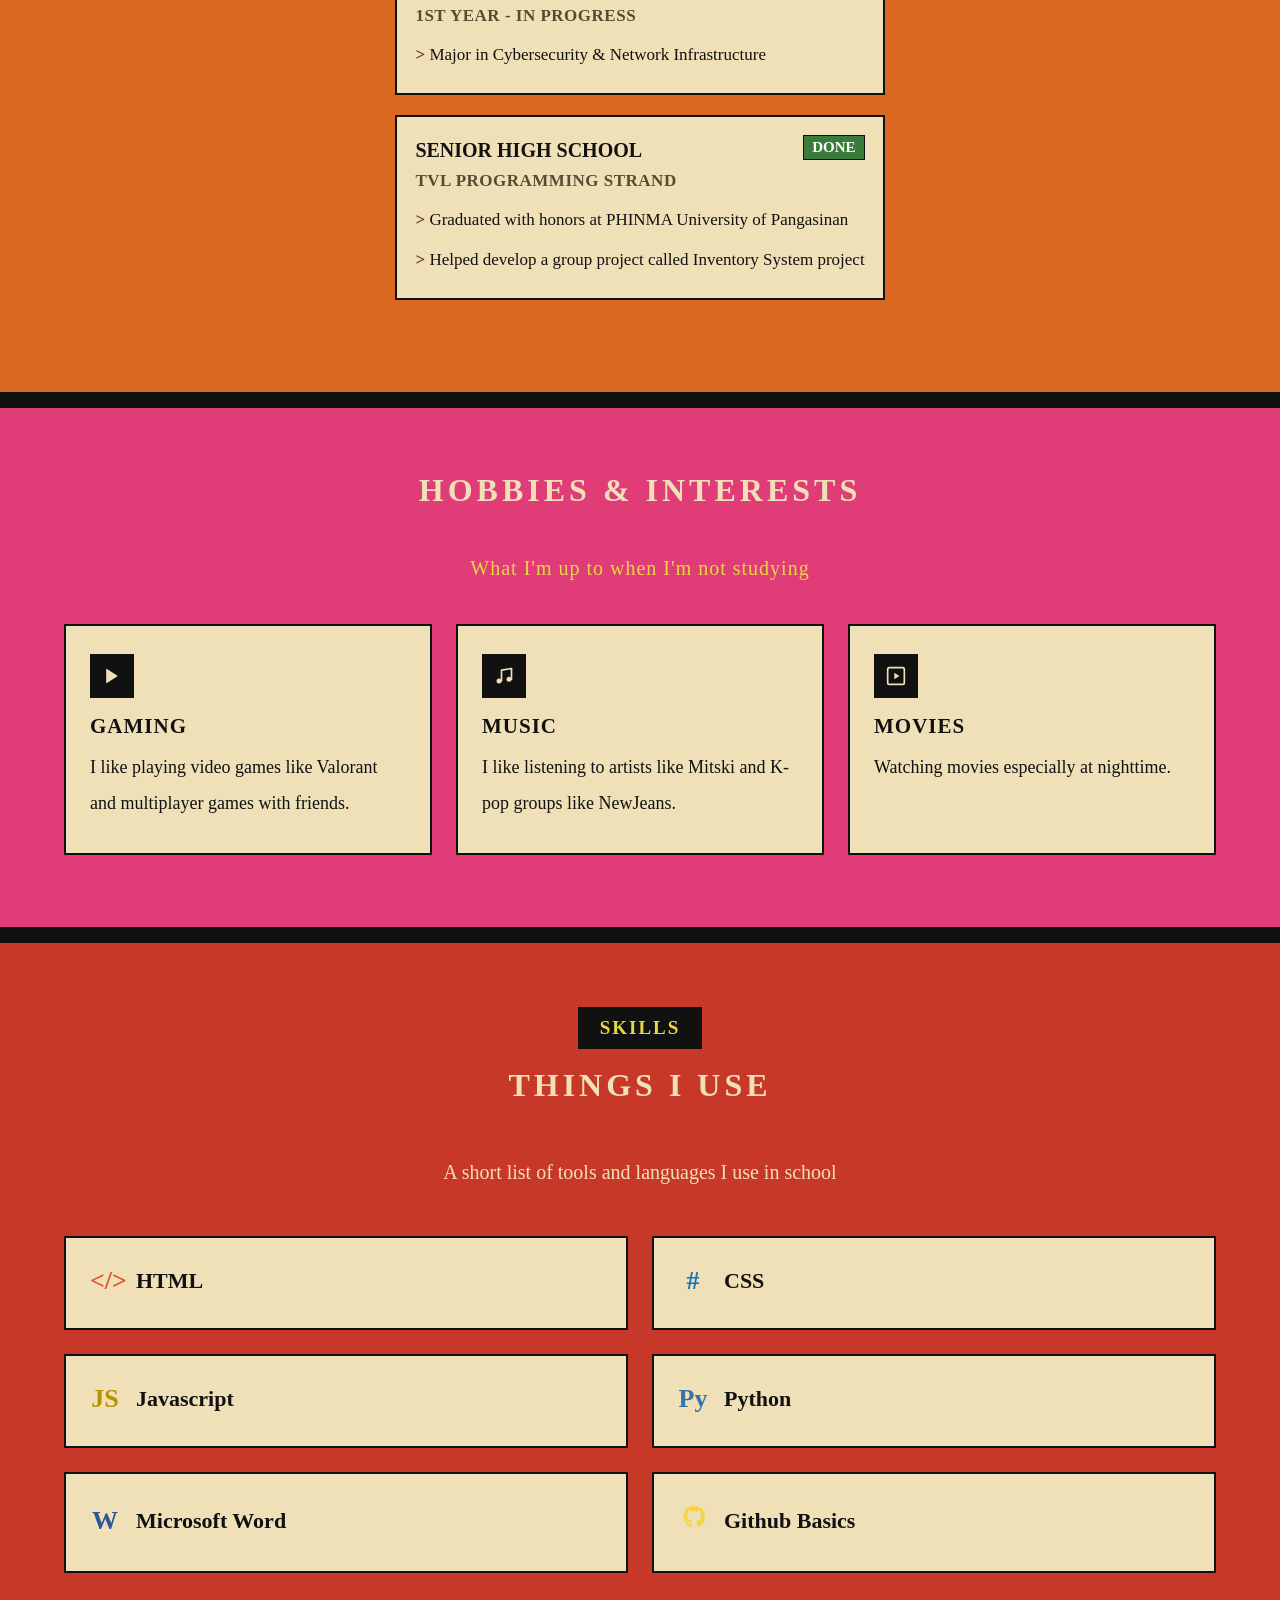
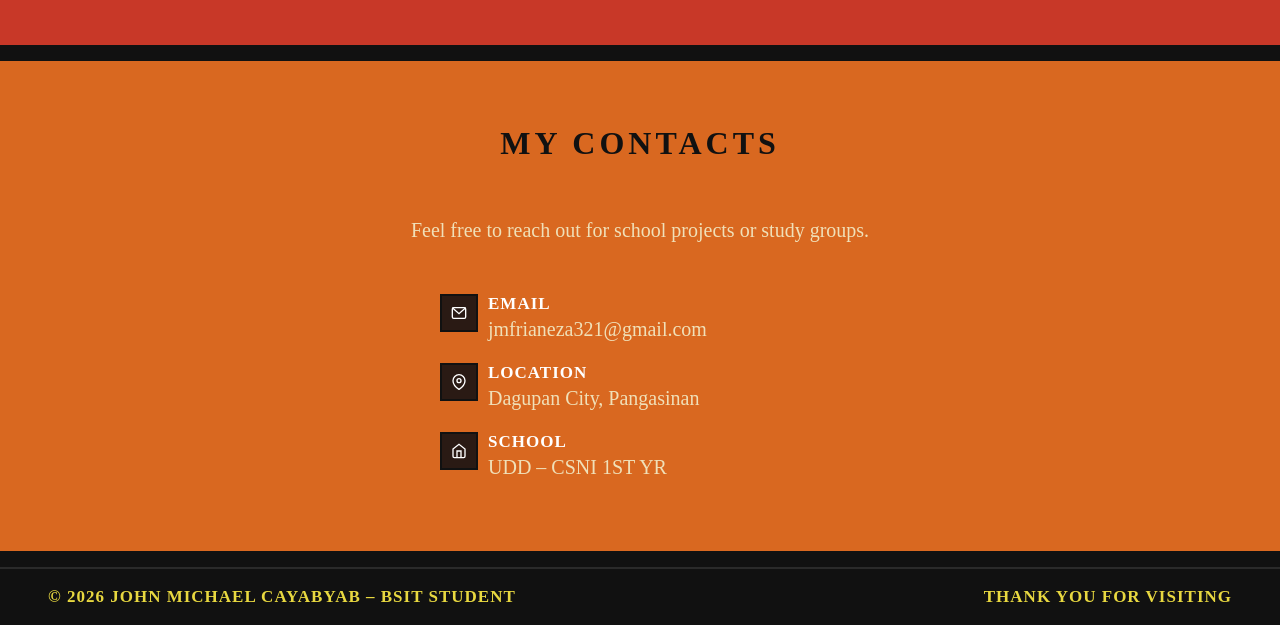
<file: Individual-Portfolio-main/jmhtml.html>
<!DOCTYPE html>
<html lang="en">
<head>
  <meta charset="UTF-8" />
  <meta name="viewport" content="width=device-width, initial-scale=1.0" />
  <title>John Michael F. Cayabyab</title>
  <link rel="stylesheet" href="styles.css" />
</head>
<body>

  <!-- NAVBAR -->
  <nav>
    <div class="nav-brand">
      <span class="nav-logo">JM</span>
      <span class="nav-name">JOHN MICHAEL F. CAYABYAB</span>
    </div>
    <ul class="nav-links">
      <li><a href="#skills">Skills</a></li>
      <li><a href="#hobbies">Interests</a></li>
      <li><a href="#about">About</a></li>
      <li><a href="#contacts">Contacts</a></li>
    </ul>
  </nav>

  <!-- HERO -->
  <section id="hero">
    <div class="hero-text">
      <h1>HI, I'M JOHN<br>MICHAEL F.<br>CAYABYAB.</h1>
      <p>
        1st year BSIT - CSNI student from UDD.<br>
        Exploring Web Development, Networking,<br>
        and building small projects along the way.
      </p>
    </div>
    <div class="hero-image">
      <img src="idol jm.jpg" alt="John Michael F. Cayabyab" />
    </div>
  </section>

  <!-- ABOUT -->
  <section id="about">
    <span class="section-badge">ABOUT ME</span>
    <h2 class="section-title">ACTIVITIES & EDUCATION</h2>

    <div class="about-grid">

      <!-- Left: School Activities -->
      <div>
        <p class="col-title">SCHOOL ACTIVITIES</p>

        <div class="card">
          <div class="card-header">
            <span class="card-title">PROGRAMMING 2</span>
            <span class="tag tag-done">2026</span>
          </div>
          <p class="card-meta">BSIT - CSNI 1ST YEAR 2nd Semester</p>
          <ul class="card-list">
            <li>Delved deeper into Programming by starting to learn Python language</li>
            <li>Helped developing the game project ARLD — a traditional Filipino jeepney commuter game</li>
          </ul>
        </div>

        <div class="card">
          <div class="card-header">
            <span class="card-title">WEB TECHNOLOGY AND DEVELOPMENT 1</span>
            <span class="tag tag-done">DONE</span>
          </div>
          <p class="card-meta">BSIT - CSNI 1ST YEAR 2nd Semester</p>
          <ul class="card-list">
            <li>Learned HTML and CSS for Web Development</li>
            <li>Helped build the ARLD website</li>
          </ul>
        </div>

        <div class="card">
          <div class="card-header">
            <span class="card-title">PROGRAMMING 1</span>
            <span class="tag tag-done">DONE</span>
          </div>
          <p class="card-meta">BSIT - CSNI 1ST YEAR</p>
          <ul class="card-list">
            <li>Learned Java fundamentals and basic Java logic</li>
            <li>Helped build the game project Solo-RPG, a text turn-based game based on Solo Leveling</li>
          </ul>
        </div>
      </div>

      <!-- Right: Education -->
      <div>
        <p class="col-title">EDUCATION</p>

        <div class="card">
          <div class="card-header">
            <span class="card-title">BSIT - CSNI</span>
            <span class="tag tag-progress">IN PROGRESS</span>
          </div>
          <p class="card-meta">1ST YEAR - IN PROGRESS</p>
          <ul class="card-list">
            <li>Major in Cybersecurity & Network Infrastructure</li>
          </ul>
        </div>

        <div class="card">
          <div class="card-header">
            <span class="card-title">SENIOR HIGH SCHOOL</span>
            <span class="tag tag-done">DONE</span>
          </div>
          <p class="card-meta">TVL PROGRAMMING STRAND</p>
          <ul class="card-list">
            <li>Graduated with honors at PHINMA University of Pangasinan</li>
            <li>Helped develop a group project called Inventory System project</li>
          </ul>
        </div>
      </div>

    </div>
  </section>

  <!-- HOBBIES -->
  <section id="hobbies">
    <h2 class="section-title">HOBBIES & INTERESTS</h2>
    <p class="hobbies-subtitle">What I'm up to when I'm not studying</p>

    <div class="hobbies-grid">

      <div class="hobby-card">
        <div class="hobby-icon">
          <svg viewBox="0 0 24 24" fill="none" xmlns="http://www.w3.org/2000/svg">
            <polygon points="5,3 19,12 5,21" fill="#f0e0b8"/>
          </svg>
        </div>
        <p class="hobby-title">GAMING</p>
        <p class="hobby-desc">I like playing video games like Valorant and multiplayer games with friends.</p>
      </div>

      <div class="hobby-card">
        <div class="hobby-icon">
          <svg viewBox="0 0 24 24" fill="none" xmlns="http://www.w3.org/2000/svg">
            <path d="M9 18V5l12-2v13" stroke="#f0e0b8" stroke-width="2" stroke-linecap="round" stroke-linejoin="round"/>
            <circle cx="6"  cy="18" r="3" fill="#f0e0b8"/>
            <circle cx="18" cy="16" r="3" fill="#f0e0b8"/>
          </svg>
        </div>
        <p class="hobby-title">MUSIC</p>
        <p class="hobby-desc">I like listening to artists like Mitski and K-pop groups like NewJeans.</p>
      </div>

      <div class="hobby-card">
        <div class="hobby-icon">
          <svg viewBox="0 0 24 24" fill="none" xmlns="http://www.w3.org/2000/svg">
            <rect x="2" y="2" width="20" height="20" rx="2" stroke="#f0e0b8" stroke-width="2"/>
            <polygon points="10,8 16,12 10,16" fill="#f0e0b8"/>
          </svg>
        </div>
        <p class="hobby-title">MOVIES</p>
        <p class="hobby-desc">Watching movies especially at nighttime.</p>
      </div>

    </div>
  </section>

  <!-- SKILLS -->
  <section id="skills">
    <span class="section-badge">SKILLS</span>
    <h2 class="section-title">THINGS I USE</h2>
    <p class="skills-subtitle">A short list of tools and languages I use in school</p>

    <!-- All 6 skill cards in one 3-column grid -->
    <div class="skills-grid">
      <div class="skill-card">
        <span class="skill-icon html-color">&lt;/&gt;</span>
        <span class="skill-name">HTML</span>
      </div>
      <div class="skill-card">
        <span class="skill-icon css-color">#</span>
        <span class="skill-name">CSS</span>
      </div>
      <div class="skill-card">
        <span class="skill-icon js-color">JS</span>
        <span class="skill-name">Javascript</span>
      </div>
      <div class="skill-card">
        <span class="skill-icon py-color">Py</span>
        <span class="skill-name">Python</span>
      </div>
      <div class="skill-card">
        <span class="skill-icon word-color">W</span>
        <span class="skill-name">Microsoft Word</span>
      </div>
      <div class="skill-card">
        <span class="skill-icon"><img src="guthib.png" alt="GitHub logo"></span>
        <span class="skill-name">Github Basics</span>
      </div>
    </div>
  </section>

  <!-- CONTACTS -->
  <section id="contacts">
    <h2 class="section-title">MY CONTACTS</h2>
    <p class="contacts-subtitle">Feel free to reach out for school projects or study groups.</p>

    <ul class="contacts-list">
      <li>
        <div class="contact-item">
          <div class="contact-icon">
            <svg viewBox="0 0 24 24" fill="none" xmlns="http://www.w3.org/2000/svg">
              <rect x="2" y="4" width="20" height="16" rx="2" stroke="white" stroke-width="2"/>
              <polyline points="2,4 12,13 22,4" stroke="white" stroke-width="2" fill="none"/>
            </svg>
          </div>
          <div>
            <p class="contact-label">EMAIL</p>
            <p class="contact-value">jmfrianeza321@gmail.com</p>
          </div>
        </div>
      </li>
      <li>
        <div class="contact-item">
          <div class="contact-icon">
            <svg viewBox="0 0 24 24" fill="none" xmlns="http://www.w3.org/2000/svg">
              <path d="M21 10c0 7-9 13-9 13S3 17 3 10a9 9 0 0118 0z" stroke="white" stroke-width="2"/>
              <circle cx="12" cy="10" r="3" stroke="white" stroke-width="2"/>
            </svg>
          </div>
          <div>
            <p class="contact-label">LOCATION</p>
            <p class="contact-value">Dagupan City, Pangasinan</p>
          </div>
        </div>
      </li>
      <li>
        <div class="contact-item">
          <div class="contact-icon">
            <svg viewBox="0 0 24 24" fill="none" xmlns="http://www.w3.org/2000/svg">
              <path d="M3 9l9-7 9 7v11a2 2 0 01-2 2H5a2 2 0 01-2-2z" stroke="white" stroke-width="2"/>
              <polyline points="9,22 9,12 15,12 15,22" stroke="white" stroke-width="2"/>
            </svg>
          </div>
          <div>
            <p class="contact-label">SCHOOL</p>
            <p class="contact-value">UDD – CSNI 1ST YR</p>
          </div>
        </div>
      </li>
    </ul>
  </section>

  <!-- FOOTER -->
  <footer>
    <p>© 2026 JOHN MICHAEL CAYABYAB – BSIT STUDENT</p>
    <p>THANK YOU FOR VISITING</p>
  </footer>

</body>
</html>
</file>
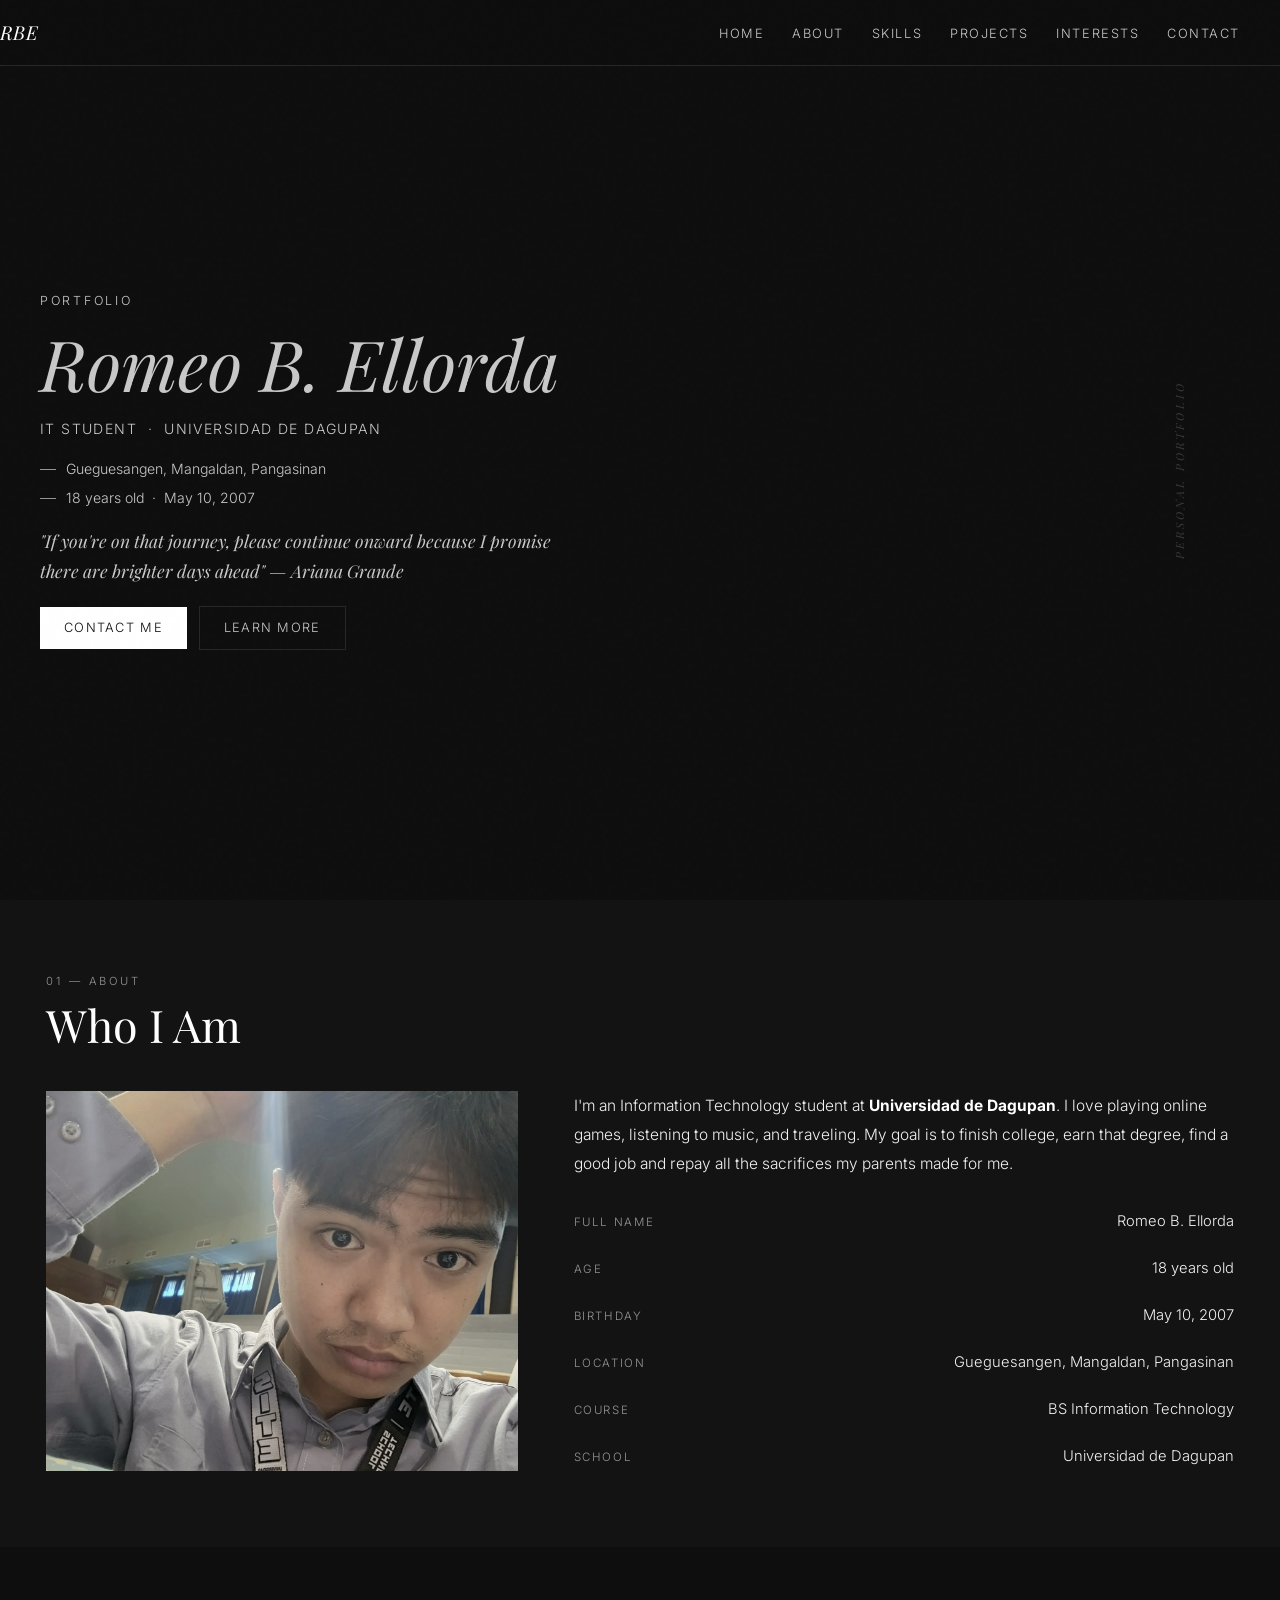
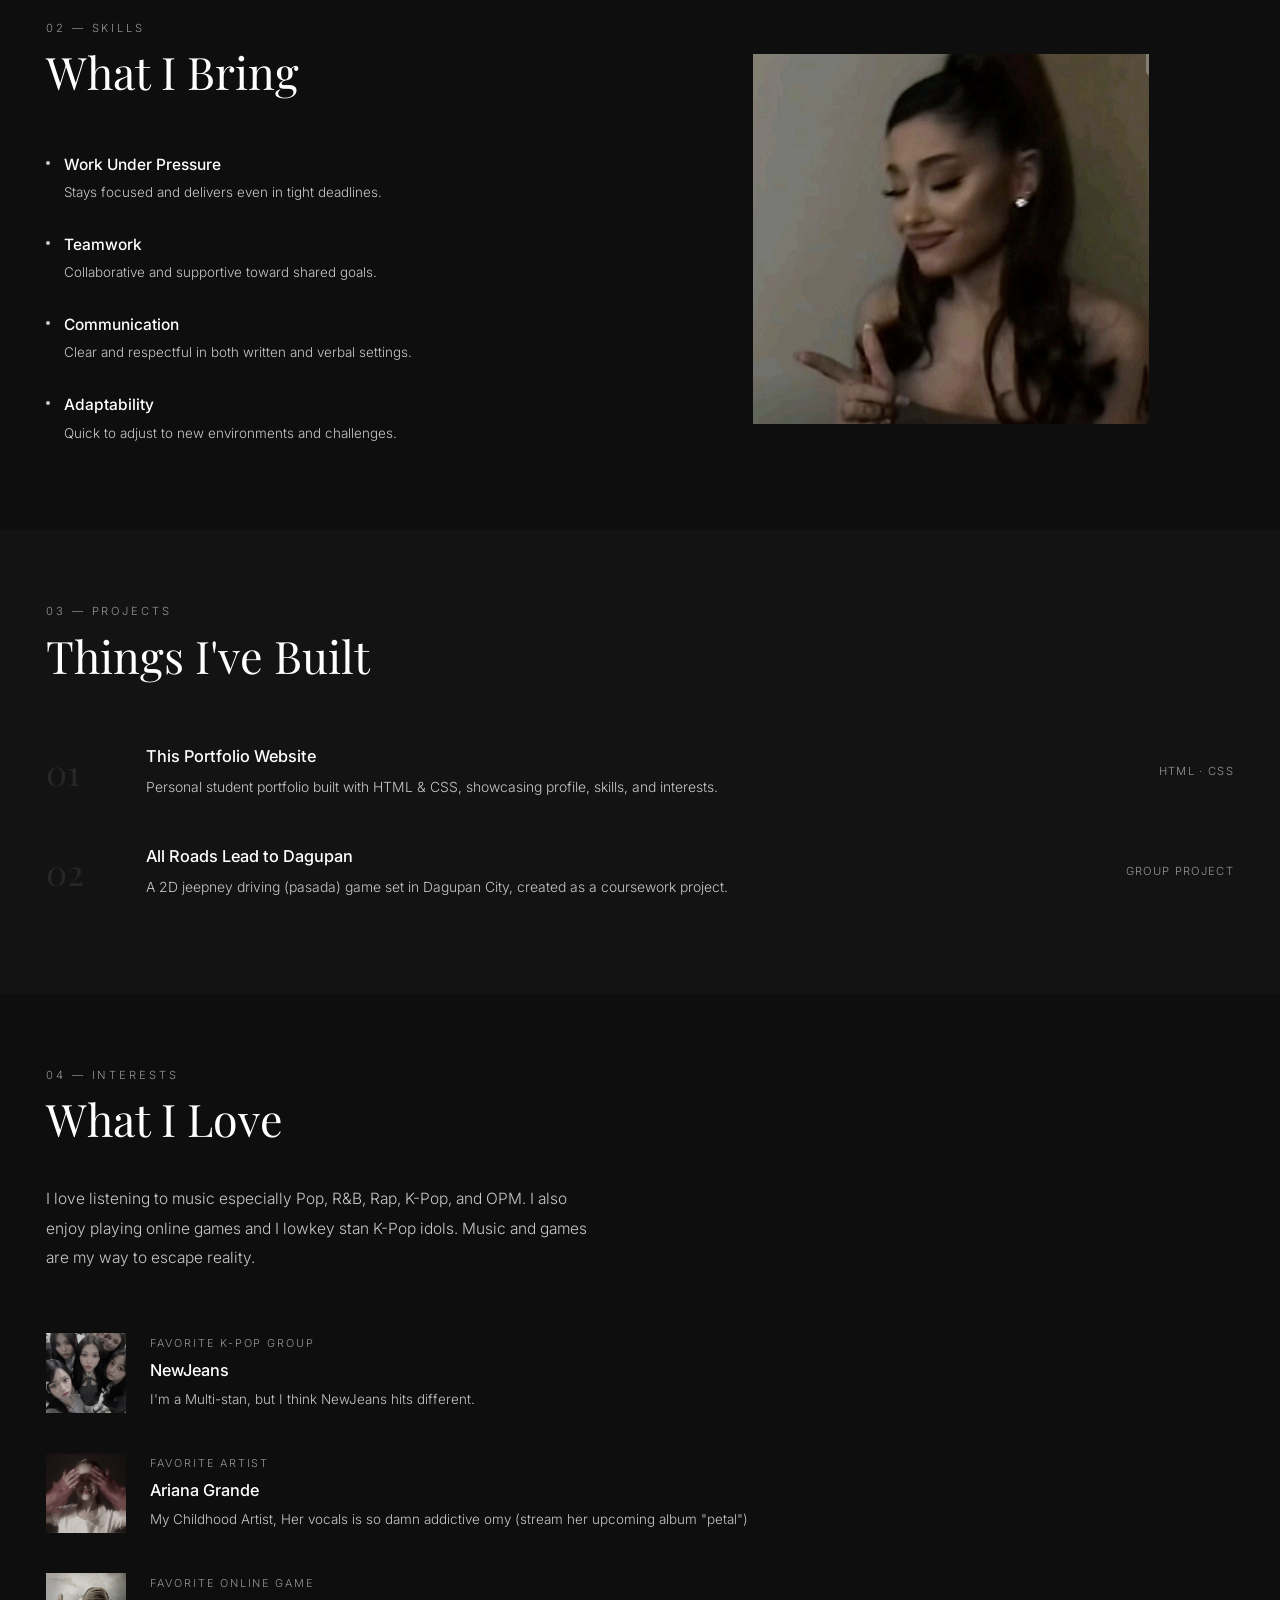
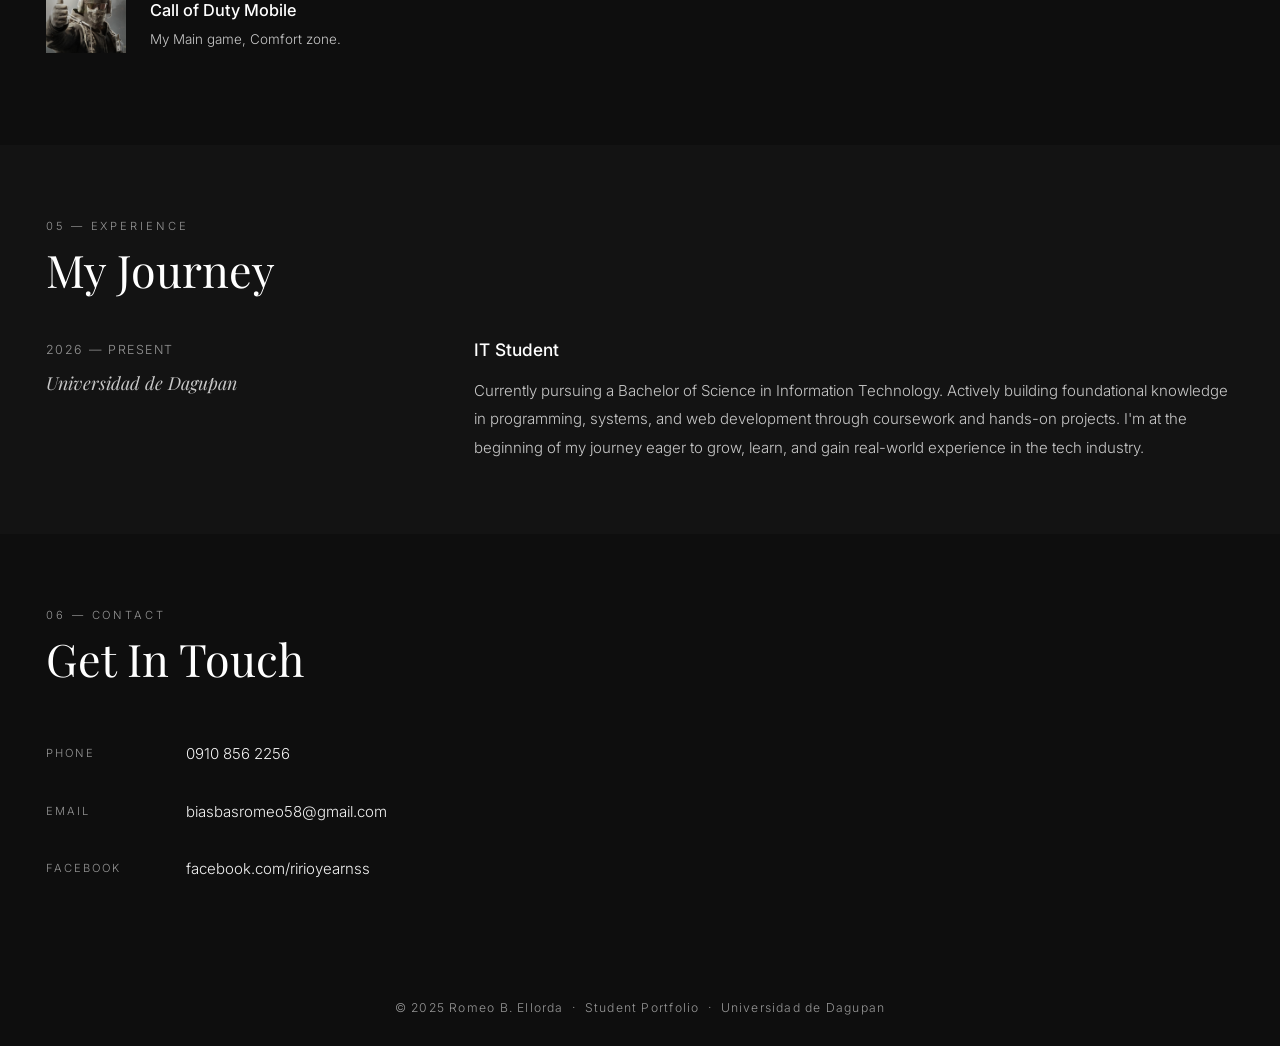
<file: romeo/Romeo.html>
<!DOCTYPE html>
<html lang="en">

<head>
    <meta charset="UTF-8" />
    <meta name="viewport" content="width=device-width, initial-scale=1.0" />
    <title>Romeo B. Ellorda — Student Portfolio</title>
    <link
        href="https://fonts.googleapis.com/css2?family=Playfair+Display:ital,wght@0,300;0,400;0,600;1,300;1,400&family=Inter:wght@300;400;500&display=swap"
        rel="stylesheet">
    <link rel="stylesheet" href="Romeo.css" />
</head>

<body>

    <!-- NAV -->
    <nav>
        <div class="nav-inner">
            <a href="#home" class="nav-logo">RBE</a>
            <ul class="nav-links">
                <li><a href="#home">Home</a></li>
                <li><a href="#about">About</a></li>
                <li><a href="#skills">Skills</a></li>
                <li><a href="#projects">Projects</a></li>
                <li><a href="#interests">Interests</a></li>
                <li><a href="#contact">Contact</a></li>
            </ul>
        </div>
    </nav>

    <!-- HERO -->
    <section id="home">
        <div class="hero-inner">
            <div class="hero-left">
                <p class="hero-eyebrow">Portfolio</p>
                <h1 class="hero-name"><em>Romeo B. Ellorda</em></h1>
                <p class="hero-sub">IT Student &nbsp;&middot;&nbsp; Universidad de Dagupan</p>
                <ul class="hero-meta-list">
                    <li>Gueguesangen, Mangaldan, Pangasinan</li>
                    <li>18 years old &nbsp;&middot;&nbsp; May 10, 2007</li>
                </ul>
                <p class="hero-motto">"If you're on that journey, please continue onward because I promise there are
                    brighter days ahead" — Ariana Grande
                </p>
                <div class="hero-cta">
                    <a href="#contact" class="btn-primary">Contact Me</a>
                    <a href="#about" class="btn-outline">Learn More</a>
                </div>
            </div>
            <div class="hero-right">
                <span class="hero-vertical-text">Personal Portfolio</span>
            </div>
        </div>
    </section>

    <!-- ABOUT -->
    <section id="about">
        <div class="container">
            <p class="section-label">01 — About</p>
            <h2 class="section-title">Who I Am</h2>
            <div class="about-layout">
                <div class="about-photo">
                    <img src="Romeo-image.jpg" alt="Romeo B. Ellorda"
                        onerror="this.parentElement.style.background='#181818';this.style.display='none';" />
                </div>
                <div class="about-content">
                    <p class="about-text">
                        I'm an Information Technology student at
                        <strong style="color:var(--white)">Universidad de Dagupan</strong>.
                        I love playing online games, listening to music, and traveling.
                        My goal is to finish college, earn that degree, find a good job
                        and repay all the sacrifices my parents made for me.
                    </p>
                    <div class="about-facts">
                        <div class="about-fact">
                            <span class="af-label">Full Name</span>
                            <span class="af-value">Romeo B. Ellorda</span>
                        </div>
                        <div class="about-fact">
                            <span class="af-label">Age</span>
                            <span class="af-value">18 years old</span>
                        </div>
                        <div class="about-fact">
                            <span class="af-label">Birthday</span>
                            <span class="af-value">May 10, 2007</span>
                        </div>
                        <div class="about-fact">
                            <span class="af-label">Location</span>
                            <span class="af-value">Gueguesangen, Mangaldan, Pangasinan</span>
                        </div>
                        <div class="about-fact">
                            <span class="af-label">Course</span>
                            <span class="af-value">BS Information Technology</span>
                        </div>
                        <div class="about-fact">
                            <span class="af-label">School</span>
                            <span class="af-value">Universidad de Dagupan</span>
                        </div>
                    </div>
                </div>
            </div>
        </div>
    </section>

    <!-- SKILLS -->
    <section id="skills">
        <div class="container">
            <div class="skills-layout">
                <div class="skills-left">
                    <p class="section-label">02 — Skills</p>
                    <h2 class="section-title">What I Bring</h2>
                    <div class="skills-list">
                        <div class="skill-row">
                            <div class="skill-bullet"></div>
                            <div class="skill-info">
                                <span class="skill-name">Work Under Pressure</span>
                                <span class="skill-desc">Stays focused and delivers even in tight deadlines.</span>
                            </div>
                        </div>
                        <div class="skill-row">
                            <div class="skill-bullet"></div>
                            <div class="skill-info">
                                <span class="skill-name">Teamwork</span>
                                <span class="skill-desc">Collaborative and supportive toward shared goals.</span>
                            </div>
                        </div>
                        <div class="skill-row">
                            <div class="skill-bullet"></div>
                            <div class="skill-info">
                                <span class="skill-name">Communication</span>
                                <span class="skill-desc">Clear and respectful in both written and verbal
                                    settings.</span>
                            </div>
                        </div>
                        <div class="skill-row">
                            <div class="skill-bullet"></div>
                            <div class="skill-info">
                                <span class="skill-name">Adaptability</span>
                                <span class="skill-desc">Quick to adjust to new environments and challenges.</span>
                            </div>
                        </div>
                    </div>
                </div>
                <div class="skills-image">
                    <img src="arianagrande.jpg" alt="Skills Image" />
                </div>
            </div>
        </div>
    </section>

    <!-- PROJECTS -->
    <section id="projects">
        <div class="container">
            <p class="section-label">03 — Projects</p>
            <h2 class="section-title">Things I've Built</h2>
            <div class="projects-list">
                <div class="project-row">
                    <div class="project-num">01</div>
                    <div class="project-body">
                        <span class="project-title">This Portfolio Website</span>
                        <span class="project-desc">Personal student portfolio built with HTML &amp; CSS, showcasing
                            profile, skills, and interests.</span>
                    </div>
                    <span class="project-tag">HTML &middot; CSS</span>
                </div>
                <div class="project-row">
                    <div class="project-num">02</div>
                    <div class="project-body">
                        <span class="project-title">All Roads Lead to Dagupan</span>
                        <span class="project-desc">A 2D jeepney driving (pasada) game set in Dagupan City, created as a
                            coursework project.</span>
                    </div>
                    <span class="project-tag">Group Project</span>
                </div>
            </div>
        </div>
    </section>

    <!-- INTERESTS -->
    <section id="interests">
        <div class="container">
            <p class="section-label">04 — Interests</p>
            <h2 class="section-title">What I Love</h2>
            <p class="interests-intro">
                I love listening to music especially Pop, R&amp;B, Rap, K-Pop, and OPM.
                I also enjoy playing online games and I lowkey stan K-Pop idols.
                Music and games are my way to escape reality.
            </p>
            <div class="favorites-list">
                <a href="https://www.youtube.com/@NewJeans_official" target="_blank" rel="noopener" class="fav-row">
                    <div class="fav-row-img">
                        <img src="New Jeans.jpg" alt="NewJeans" />
                    </div>
                    <div class="fav-row-info">
                        <span class="fav-row-cat">Favorite K-Pop Group</span>
                        <span class="fav-row-name">NewJeans</span>
                        <span class="fav-row-note">I'm a Multi-stan, but I think NewJeans hits different.</span>
                    </div>
                </a>
                <a href="https://www.arianagrande.com" target="_blank" rel="noopener" class="fav-row">
                    <div class="fav-row-img">
                        <img src="Riri Goat.jpg" alt="Ariana Grande" />
                    </div>
                    <div class="fav-row-info">
                        <span class="fav-row-cat">Favorite Artist</span>
                        <span class="fav-row-name">Ariana Grande</span>
                        <span class="fav-row-note">My Childhood Artist, Her vocals is so damn addictive omy (stream her
                            upcoming album "petal")</span>
                    </div>
                </a>
                <a href="https://codm.garena.com/" target="_blank" rel="noopener" class="fav-row">
                    <div class="fav-row-img">
                        <img src="Call of Duty Mobile.jpg" alt="Call of Duty Mobile" />
                    </div>
                    <div class="fav-row-info">
                        <span class="fav-row-cat">Favorite Online Game</span>
                        <span class="fav-row-name">Call of Duty Mobile</span>
                        <span class="fav-row-note">My Main game, Comfort zone.</span>
                    </div>
                </a>
            </div>
        </div>
    </section>

    <!-- EXPERIENCE -->
    <section id="experience">
        <div class="container">
            <p class="section-label">05 — Experience</p>
            <h2 class="section-title">My Journey</h2>
            <div class="exp-layout">
                <div class="exp-left">
                    <span class="exp-period">2026 — Present</span>
                    <span class="exp-org">Universidad de Dagupan</span>
                </div>
                <div class="exp-right">
                    <span class="exp-title">IT Student</span>
                    <p class="exp-desc">
                        Currently pursuing a Bachelor of Science in Information Technology.
                        Actively building foundational knowledge in programming, systems, and web development
                        through coursework and hands-on projects. I'm at the beginning of my journey
                        eager to grow, learn, and gain real-world experience in the tech industry.
                    </p>
                </div>
            </div>
        </div>
    </section>

    <!-- CONTACT -->
    <section id="contact">
        <div class="container">
            <p class="section-label">06 — Contact</p>
            <h2 class="section-title">Get In Touch</h2>
            <div class="contact-list">
                <a class="contact-row" href="tel:09108562256">
                    <span class="contact-type">Phone</span>
                    <span class="contact-value">0910 856 2256</span>
                </a>
                <a class="contact-row" href="mailto:biasbasromeo58@gmail.com">
                    <span class="contact-type">Email</span>
                    <span class="contact-value">biasbasromeo58@gmail.com</span>
                </a>
                <a class="contact-row" href="https://www.facebook.com/ririoyearnss" target="_blank" rel="noopener">
                    <span class="contact-type">Facebook</span>
                    <span class="contact-value">facebook.com/ririoyearnss</span>
                </a>
            </div>
        </div>
    </section>

    <!-- FOOTER -->
    <footer>
        &copy; 2025 Romeo B. Ellorda &nbsp;&middot;&nbsp; Student Portfolio &nbsp;&middot;&nbsp; Universidad de Dagupan
    </footer>

</body>

</html>
</file>
<file: style.css>
/* =========================================
   1. RESET & BASE STYLES
   ========================================= */
* { /* * - Universal Selector = tinatarget nito lahat lahat ng elements sa HTML */
    margin: 0; /* RESETTING THE SPACE */
    padding: 0; /* RESETTING THE SPACE */
    box-sizing: border-box; /* LAYOUT CONTROL, Fixed sizing */
}

:root {
    --primary-color: #ffcc00;    /* Gold/Yellow */
    --secondary-color: #d1b464;  /* Soft Gold-Bronze */
    --accent-red: #cc3333;       /* Deep Red */
    --bg-dark: #0b0b0d;          /* Deep Charcoal Black */
    --bg-navbar: rgba(11, 11, 13, 0.838);
    --text-main: #ffffff;
    --text-sub: #cccccc;
    --font-heading: 'Orbitron', sans-serif;
    --font-body: 'Poppins', sans-serif;
}

html {
    scroll-behavior: smooth;
}

section {
    scroll-margin-top: 60px; 
}

body {   /* var - keyword para tawagin ung ginawang key-value sa root*/
    font-family: var(--font-body);       /* X Y*/
    background: radial-gradient(circle at 50% 50%, #151518 0%, #0b0b0d 100%);
    color: var(--text-main);
    line-height: 1.6; /* Line Spacing */
    overflow-x: hidden;
}

/* =========================================
   3. NAVIGATION BAR
   ========================================= */
.navbar {
    display: flex; /* para mag tabi side by side */
    justify-content: space-between;
    align-items: center;
    padding: 20px 10%;
    background-color: var(--bg-navbar);
    backdrop-filter: blur(15px);
    position: fixed;
    width: 100%;
    top: 0;
    z-index: 1000;
    border-bottom: 1px solid rgba(43, 0, 255, 0.05);
    transition: all 0.4s ease;
}

.navbar:hover {
    border-bottom: 1px solid var(--primary-color);
}

.logo {
    font-family: var(--font-heading);
    font-size: 1.8rem;
    font-weight: 700;
    letter-spacing: 2px;
}

.dot {
    color: var(--accent-red);
}

.nav-links {
    display: flex;
    list-style: none; 
    gap: 30px;
}

.nav-links a {
    text-decoration: none;
    color: var(--text-main);
    font-weight: 400;
    font-size: 0.95rem;
    transition: 0.3s ease;
    text-transform: uppercase;
    letter-spacing: 1px;
}

.nav-links a:hover {
    color: var(--primary-color);
    
}

/* =========================================
   4. HERO SECTION
   ========================================= */
main {
    margin-top: 80px;
}

.hero {
    display: flex;
    align-items: center;
    justify-content: space-between;
    padding: 100px 10%;
    min-height: 90vh; /*gaano kalaki ung ipapakita sa screen */
    background: radial-gradient(circle at 15% 50%, rgba(255, 204, 0, 0.08) 0%, transparent 60%);
}

.hero-content {
    max-width: 550px;
}

.pre-title {
    color: var(--secondary-color);
    font-size: 0.9rem;
    text-transform: uppercase;
    letter-spacing: 3px;
    margin-bottom: 15px;
    font-weight: 600;
}

.game-title {
    font-family: var(--font-heading);
    font-size: 3.8rem;
    line-height: 1.1;
    margin-bottom: 25px;
    letter-spacing: -1px;
}

.highlight { /*Dagupan*/
    color: var(--primary-color);
}

.tagline {
    font-size: 1.15rem;
    color: var(--text-sub);
    margin-bottom: 40px;
    font-weight: 300;
}

/* =========================================
   5. BUTTONS
   ========================================= */
.cta-btns {
    display: flex;
    gap: 25px;
}

.btn {  /* top buttom, left right*/
    padding: 15px 40px;
    text-decoration: none;
    border-radius: 4px;
    font-weight: 600;
    text-transform: uppercase;
    font-size: 0.9rem;
    letter-spacing: 1.5px;  /* | reaction time , 0.885 - Y ACCELERATION. 0.32 END TIME, 1.275 - hanggang san siya tatalon*/
    transition: all ease 0.3s;
}

.btn.primary {
    background-color: var(--primary-color);
    color: #000;
    box-shadow: 0 4px 15px rgba(255, 204, 0, 0.3);
}

.btn.primary:hover {
    background-color: #ffffff;
    box-shadow: 0 10px 25px rgba(255, 204, 0, 0.5);
    transform: translateY(-5px);
}

.btn.secondary {
    background-color: transparent;
    border: 2px solid var(--secondary-color);
    color: var(--secondary-color);
}

.btn.secondary:hover {
    background-color: var(--secondary-color);
    color: #000;
    transform: translateY(-5px);
}

/* =========================================
   6. HERO VISUAL
   ========================================= */
.hero-visual {
    width: 600px;
    position: relative;
    display: flex;
    align-items: center; /* vertical */
    justify-content: center; /* Horizontal */
}

.hero-img-placeholder {
    width: 100%;
    height: auto;
    border-radius: 12px;
    z-index: 5;
    border: 1px solid rgba(255, 204, 0, 0.2);
    box-shadow: 0 25px 60px rgba(0, 0, 0, 0.8);
    transition: all 0.5s ease;
}

.hero-img-placeholder:hover {
    transform: scale(1.02) translateY(-5px);
    filter: brightness(1.1);
    border-color: var(--primary-color);
}

.hero-stats {
    position: absolute;
    right: -40px;
    bottom: -30px;
    z-index: 10;
    display: flex;
    flex-direction: column;
    gap: 15px;
}

.stat-card {
    background: rgba(255, 255, 255, 0.05);
    backdrop-filter: blur(12px);
    padding: 15px 25px;
    border-radius: 8px;
    border-left: 4px solid var(--primary-color);
    border-top: 1px solid rgba(255, 255, 255, 0.1);
}

.stat-card span {
    display: block;
    font-size: 0.7rem;
    text-transform: uppercase;
    color: var(--secondary-color);
    letter-spacing: 1px;
}

.stat-card p {
    font-family: var(--font-heading);
    font-size: 1.1rem;
    font-weight: 700;
}

.landmark-tag {
    position: absolute;
    background: var(--bg-navbar);
    padding: 6px 16px;
    border-radius: 25px;
    font-size: 0.8rem;
    font-weight: 600;
    border: 1px solid var(--primary-color);
    z-index: 11;
    
    white-space: nowrap;
}

.tag-calasiao { top: 10%; left: -5%;}
.tag-lingayen { top: 45%; left: -8%;}
.tag-sancarlos { bottom: 15%; left: -5%;}

/* =========================================
   7. ABOUT THE GAME
   ========================================= */
#about {
    padding: 120px 10%;
    border-top: 1px solid rgba(255, 255, 255, 0.05);
}

.about-wrapper {
    display: flex;
    align-items: center; /* vertical */
    gap: 80px;
    text-align: left;
}

.about-content {
    flex: 1; /* 1 para pantay ng space sa iisang tab */
}

.about-title {
    font-family: var(--font-heading);
    font-size: 2.5rem;
    color: var(--primary-color);
    margin-bottom: 25px;
    text-transform: uppercase;
}

.about-text {
    font-size: 1.1rem;
    color: var(--text-sub);
    margin-bottom: 40px;
    border-left: 3px solid var(--accent-red);
    padding-left: 20px;
}

.about-visual {
    flex: 1;
}

.about-img {
    width: 100%;
    border-radius: 20px;
    border: 1px solid rgba(255, 204, 0, 0.3);
    box-shadow: 0 0 30px rgba(255, 204, 0, 0.1);
    transition: transform 0.4s ease;
}

.about-visual:hover .about-img {
    transform: scale(1.03);
    border-color: var(--primary-color);
}

.features-grid {
    display: grid;
    grid-template-columns: repeat(auto-fit, minmax(250px, 1fr));
    gap: 20px;
    margin-top: 50px;
    width: 100%;
}

.feature-card {
    background: rgba(255, 255, 255, 0.03);
    padding: 25px;
    border-radius: 12px;
    border: 1px solid rgba(255, 255, 255, 0.05);
    transition: 0.3s;
}

.feature-card:hover {
    background: rgba(255, 255, 255, 0.07);
    border-color: var(--primary-color);
}

.feature-card h3 {
    font-family: var(--font-heading);
    font-size: 1rem;
    color: var(--primary-color);
    margin-bottom: 10px;
}

.feature-card p {
    font-size: 0.85rem;
    color: var(--text-sub);
}

/* =========================================
   8. HOW TO PLAY
   ========================================= */
#how-to-play {
    padding: 100px 10%;
    border-top: 1px solid rgba(255, 255, 255, 0.05);
    background-image: radial-gradient(rgba(255, 255, 255, 0.03) 2px, transparent 2px);
    background-size: 40px 40px;
}

.section-header-centered {
    text-align: center;
    margin-bottom: 50px;
}

h2 {
    font-family: var(--font-heading);
    font-size: 2.5rem;
    margin-bottom: 15px;
    text-transform: uppercase;
    color: var(--primary-color);
}

.section-subtitle {
    color: var(--text-sub);
    font-size: 1.1rem;
}

.controls-container {
    display: grid;
    grid-template-columns: repeat(auto-fit, minmax(320px, 1fr));
    gap: 30px;
}

.control-card {
    background: linear-gradient(145deg, rgba(255, 255, 255, 0.04) 0%, rgba(255, 204, 0, 0.01) 100%);
    border: 1px solid rgba(255, 204, 0, 0.15);
    border-radius: 15px;
    padding: 25px 35px;
    transition: all 0.3s ease;
    box-shadow: 0 10px 30px rgba(0, 0, 0, 0.3);
    backdrop-filter: blur(5px);
}

.control-card:hover {
    border-color: var(--primary-color);
    transform: translateY(-10px); 
    background: linear-gradient(145deg, rgba(255, 255, 255, 0.06) 0%, rgba(255, 204, 0, 0.05) 100%);
    box-shadow: 0 15px 40px rgba(255, 204, 0, 0.15);
}

.card-header {
    display: flex;
    align-items: center;
    gap: 15px;
    margin-bottom: 20px;
    border-bottom: 1px solid rgba(255, 255, 255, 0.05);
    padding-bottom: 15px;
}

.control-card .icon {
    font-size: 1.8rem;
}

.control-card h3 {
    font-family: var(--font-heading);
    color: var(--primary-color);
    font-size: 1.2rem;
    letter-spacing: 1px;
}

.key-list {
    list-style: none;
    padding: 0;
    display: flex;
    flex-direction: column;
}

.key-list li {
    display: flex;
    justify-content: space-between; 
    align-items: center;
    width: 100%;
    padding: 12px 0;
    border-bottom: 1px dashed rgba(255, 255, 255, 0.1); 
}

.key-list li:last-child {
    border-bottom: none;
    padding-bottom: 0;
}

.keys {
    display: flex;
    gap: 8px;
}

.action-text {
    font-size: 0.95rem;
    color: var(--text-sub);
    text-align: right;
    font-weight: 300;
}

kbd {
    background-color: #1a1a1d;
    border: 1px solid var(--secondary-color);
    color: var(--primary-color);
    border-radius: 6px;
    padding: 5px 10px;
    font-family: 'Orbitron', monospace;
    font-size: 0.75rem;
    font-weight: 700;
    box-shadow: 0 3px 0 #000, 0 4px 8px rgba(0,0,0,0.5);
    text-transform: uppercase;
}

/* =========================================
   9. MEET THE TEAM
   ========================================= */
#team {
    padding: 100px 10%;
    text-align: center;
    border-top: 1px solid rgba(255, 255, 255, 0.05);
}

.team-grid {
    display: grid;
    grid-template-columns: repeat(3, 1fr);
    gap: 40px;
    margin-top: 50px;
}

.team-card {
    position: relative;
    background: rgba(11, 11, 13, 0.8);
    border-radius: 15px;
    overflow: hidden;
    border: 2px solid rgba(255, 255, 255, 0.05);
    transition: ease 0.5s;
    box-shadow: 0 10px 30px rgba(0,0,0,0.5);
    cursor: pointer; 
}

.team-card:hover {
    transform: translateY(-15px);
    border-color: var(--primary-color);
    box-shadow: 0 20px 50px rgba(255, 204, 0, 0.2);
}

.team-img-box {
    width: 100%;
    aspect-ratio: 3 / 4; 
    overflow: hidden;
    position: relative;
}

.team-img-box img {
    width: 100%;
    height: 100%;
    object-fit: cover;
    object-position: center 5%;
    transition: all 0.5s ease;
    filter: grayscale(100%) contrast(1.1);
}

.team-card:hover .team-img-box img {
    filter: grayscale(0%) contrast(1.1);
    transform: scale(1.1);
}

.team-img-box::after {
    content: '';
    position: absolute;
    bottom: 0;
    left: 0;
    width: 100%;
    height: 60%;
   background: linear-gradient(to top, var(--bg-dark), transparent);
}

.team-info {
    position: absolute;
    bottom: 0;
    left: 0;
    width: 100%;
    padding: 25px 20px;
    text-align: left;
    z-index: 2;
}

.team-info h3 {
    font-family: var(--font-heading);
    color: var(--primary-color);
    font-size: 1.4rem;
    margin-bottom: 5px;
    text-transform: uppercase;
    letter-spacing: 1px;
}

.team-info span {
    color: #ffffff;
    font-size: 0.9rem;
    font-weight: 300;
    letter-spacing: 2px;
    text-transform: uppercase;
    display: block;
    margin-bottom: 10px;
}

.team-info::after {
    content: '';
    display: block;
    width: 40px;
    height: 3px;
    background: var(--accent-red);
    transition: all 0.4s ease;
}

.team-card:hover .team-info::after {
    width: 120px;
    background: var(--primary-color);
    box-shadow: 0 0 10px var(--primary-color);
}

/* =========================================
   11. FOOTER STYLES
   ========================================= */
.simple-footer {
    padding: 40px 10%;
    background-color: var(--bg-dark);
    border-top: 1px solid rgba(255, 204, 0, 0.1); /* Manipis na gold line */
    text-align: center;
}

.footer-content {
    display: flex;
    flex-direction: column;
    align-items: center;
    gap: 10px;
}

.footer-content p {
    font-family: var(--font-heading);
    font-size: 0.85rem;
    color: var(--text-sub);
    letter-spacing: 1px;
}

.footer-links span {
    font-size: 0.8rem;
    color: var(--secondary-color);
    opacity: 0.8;
}
</file>
<file: crisher/crisher.css>
* {
    margin: 0;
    padding: 0;
    box-sizing: border-box;
    font-family: 'Segoe UI', sans-serif;
}

html, body {
    height: 100%;
}

body {
    color: white;
    background: linear-gradient(270deg, #4b4d47, #773838, #c24a4a, #4b4d47);
    background-size: 800% 800%;
    animation: gradientMove 10s ease infinite;
    display: flex;
    flex-direction: column;
}


@keyframes gradientMove {
    0% { background-position: 0% 50%; }
    50% { background-position: 100% 50%; }
    100% { background-position: 0% 50%; }
}


nav {
    width: 100%;
    position: fixed;
    display: flex;
    justify-content: space-between;
    padding: 20px 50px;
    background: rgba(0,0,0,0.6);
    backdrop-filter: blur(10px);
}

.logo {
    color: red;
}

nav ul {
    display: flex;
    list-style: none;
    font-size: large;
}

nav ul li {
    margin-left: 20px;
}

nav a {
    text-decoration: none;
    color: white;
    transition: 0.3s;
}

nav a:hover {
    color: red;
}


.home {
    display: flex;
    justify-content: space-between;
    align-items: center;
    padding: 100px 150px;
}

.home-text h1 {
    font-size: 50px;
}

.home-text h2 {
    font-size: 45px;
}

.home-text span {
    font-size: 45px;
    color: black;
    font-weight: bold;
}

.home-img img {
    width: 280px;
    border-radius: 50%;
    border: 4px solid black;
    transition: 0.3s;
}

p{
    font-size: 25px;
}

.about {
    display: flex;
    flex-direction: column;
    justify-content: center;
    margin: 20px 50px;
    padding: 50px;
    border-radius: 20px;
    background: rgba(255,255,255,0.1);
    box-shadow: 0 10px 30px rgba(0,0,0,0.5);
}

.about-container {
    display: flex;
    align-items: flex-start;
    gap: 20px;
    margin: 100px 50px;
    padding: 50px;
    border-radius: 20px;
    background: rgba(255,255,255,0.1);
    box-shadow: 0 10px 30px rgba(0,0,0,0.5);
}

.profile-imgg {
  height: 600px;
  float: left;
  border-radius: 10px;  
  margin-right: 20px;
}

.profile-imgs {
  height: 600px;
  width: 400px;
  float: right;
  border-radius: 10px;  
  margin-right: 20px;
}


.about-text {
  padding: auto;
  margin: auto;  
  max-width: none;
}

.experience-container {
    display: flex;
    align-items: flex-start;
    gap: 20px;
    margin: 100px 50px;
    padding: 50px;
    border-radius: 20px;
    background: rgba(255,255,255,0.1);
    box-shadow: 0 10px 30px rgba(0,0,0,0.5);
}

.html-img{
    width: 400px;
    height: 600px;
}

.profiles-img {
  height: 600px;
  float: right;
  border-radius: 10px;  
  margin-right: 20px;
}

.abouts-text {
  padding: auto;
  margin: auto;  
  max-width: none;
}

.interest-grid {
    display: grid;
    grid-template-columns: repeat(auto-fit, minmax(350px, 1fr));
    gap: 20px;
    
}

.interest-box {
    border-radius: 15px;
    text-align: center;
    transition: 0.3s;
}

.interest-box img {
    border-radius: 10px;
    max-width: 100%;
    max-height: 350px;
    object-fit: contain;
    margin-bottom: 10px;
    border-color: black;
}

.interest-box:hover{
    transform: translateY(-10px);
    box-shadow: 0 20px 40px rgba(0, 0, 0, 0.6);
}

.skill-grid {
    display: grid;
    grid-template-columns: repeat(auto-fit, minmax(350px, 1fr));
    gap: 20px;
    margin-top: 20px;
}

.skill-box {
    border-radius: 15px;
    text-align: center;
    transition: 0.3s;
}

.skill-box img {
    width: 200px;
    height: 200px;
    object-fit: contain;
    margin-bottom: 10px;
}

.skill-box:hover {
    transform: translateY(-10px);
    box-shadow: 0 20px 40px rgba(0, 0, 0, 0.6);
}

.card {
    display: flex;
    flex-direction: column;
    justify-content: center;
    margin: 100px 50px;
    padding: 50px;
    border-radius: 20px;
    background: rgba(255,255,255,0.1);
    box-shadow: 0 10px 30px rgba(0,0,0,0.5);
}

.card h2 {
    margin-bottom: 10px;
    color: black;
}


.socials {
    display: flex;
    gap: 15px;
    flex-wrap: wrap;
}

.social {
    display: flex;
    align-items: center;
    gap: 10px;
    padding: 12px 18px;
    border-radius: 30px;
    text-decoration: none;
    color: white;
    font-weight: bold;
    transition: 0.3s;
}

.social:hover {
    transform: scale(1.1);
}

.fb { background: #1877f2; }
.ig { background: linear-gradient(45deg,#f09433,#dc2743,#bc1888); }
.gm { background: #d44638; }

.footer {
    margin-top: auto;
    padding: 20px;
    text-align: center;
    background: rgba(0,0,0,0.7);
    backdrop-filter: blur(10px);
    border-top: 2px solid red;
}

.contact {
    padding: 60px 20px;
    background: linear-gradient(to right, #8b0000, #b22222);
    display: flex;
    justify-content: center;
}


.footer p {
    font-size: 15px;
    margin-bottom: 0;
}

html {
    scroll-behavior: smooth;
}
</file>
<file: Individual-Portfolio-main/styles.css>
/* ===== RESET & BASE ===== */
* {
  margin: 0;
  padding: 0;
  box-sizing: border-box;
}

body {
  background-color: #111111;
  color: #f0e0b8;
}

a {
  text-decoration: none;
  color: inherit;
}

ul {
  list-style: none;
}

/* ===== SECTION GAPS ===== */
section {
  margin-bottom: 16px;
}


/* ===== NAVBAR ===== */
nav {
  background-color: #1c1c1c;
  border-bottom: 6px solid #e8d840;
  padding: 0 48px;
  height: 64px;
  display: flex;
  align-items: center;
  justify-content: space-between;
  position: sticky;
  top: 0;
  z-index: 100;
}

.nav-brand {
  display: flex;
  align-items: center;
  gap: 14px;
}

.nav-logo {
  background-color: #e8d840;
  color: #111111;
  font-weight: 700;
  font-size: 20px;
  padding: 5px 9px;
  border: 2px solid #111;
}

.nav-name {
  font-size: 19px;
  font-weight: 700;
  color: #f0e0b8;
  letter-spacing: 1px;
}

.nav-links {
  display: flex;
  gap: 36px;
}

.nav-links a {
  font-size: 19px;
  color: #f0e0b8;
  letter-spacing: 1px;
}

.nav-links a:hover {
  color: #e8d840;
}


/* ===== HERO ===== */
#hero {
  background-color: #2a1a14;
  padding: 80px 64px 0;
  display: flex;
  align-items: flex-end;
  justify-content: space-between;
  gap: 40px;
}

.hero-text {
  padding-bottom: 72px;
}

.hero-text h1 {
  font-size: 50px;
  font-weight: 700;
  color: #e8d840;
  line-height: 1.4;
  letter-spacing: 2px;
  margin-bottom: 24px;
}

.hero-text p {
  font-size: 21px;
  color: #f0e0b8;
  line-height: 2.2;
  max-width: 420px;
}

.hero-image img {
  width: 300px;
  height: 340px;
  object-fit: cover;
  object-position: left top;
  border: 3px solid #111;
  display: block;
   margin-bottom: 50px;
}


/* ===== ABOUT ===== */
#about {
  background-color: #d96820;
  padding: 64px 64px 72px;
  text-align: center;
}

.section-badge {
  display: inline-block;
  background-color: #111;
  color: #e8d840;
  font-size: 19px;
  font-weight: 700;
  padding: 8px 20px;
  letter-spacing: 2px;
  border: 2px solid #111;
  margin-bottom: 18px;
  
}

.section-title {
  font-size: 32px;
  font-weight: 700;
  letter-spacing: 4px;
  margin-bottom: 48px;
  color: #111;
}

/* Two-column grid for about */
.about-grid {
  display: flex;
  flex-wrap: wrap;;
  gap: 32px;
  text-align: left;
  justify-content: center;
}

.col-title {
  font-size: 21px;
  font-weight: 700;
  letter-spacing: 2px;
  color: #111;
  margin-bottom: 20px;
  text-transform: uppercase;
  align-items: center;
}


/* ===== hobbies and education ===== */
.card {
  background-color: #f0e0b8;
  color: #111;
  border: 2px solid #111;
  padding: 18px;
  margin-bottom: 20px;
}

.card-header {
  display: flex;
  justify-content: space-between;
  align-items: flex-start;
  gap: 10px;
  margin-bottom: 6px;
}

.card-title {
  font-size: 20px;
  font-weight: 700;
  color: #111;
  line-height: 1.5;
}

.tag {
  font-size: 15px;
  font-weight: 700;
  color: white;
  padding: 3px 8px;
  border: 1.5px solid #111;
}

.tag-done     { background-color: #3a7a3a; }
.tag-progress { background-color: #b02020; }

.card-meta {
  font-size: 17px;
  font-weight: 700;
  color: #5a4a30;
  margin-bottom: 10px;
  letter-spacing: 0.5px;
}

.card-list {
  padding-left: 0;
}

.card-list li {
  font-size: 17px;
  color: #111;
  line-height: 2.2;
  padding-left: 14px;
  position: relative;
  margin-bottom: 2px;
}

.card-list li::before {
  content: '>';
  position: absolute;
  left: 0;
  color: #5a3a10;
  font-weight: bold;
}


/* ===== HOBBIES ===== */
#hobbies {
  background-color: #e03c78;
  padding: 64px 64px 72px;
  text-align: center;
}

#hobbies .section-title {
  color: #f0e0b8;
}

.hobbies-subtitle {
  font-size: 20px;
  color: #e8d840;
  margin-bottom: 44px;
  letter-spacing: 1px;
}

.hobbies-grid {
  display: grid;
  grid-template-columns: repeat(3, 1fr);
  gap: 24px;
}

.hobby-card {
  background-color: #f0e0b8;
  border: 2px solid #111;
  padding: 28px 24px 32px;
  text-align: left;
}

.hobby-icon {
  width: 44px;
  height: 44px;
  background-color: #111;
  display: flex;
  align-items: center;
  justify-content: center;
  margin-bottom: 16px;
  border: 2px solid #111;
}

.hobby-icon svg {
  width: 20px;
  height: 20px;
}

.hobby-title {
  font-size: 21px;
  font-weight: 700;
  color: #111;
  letter-spacing: 1px;
  margin-bottom: 10px;
}

.hobby-desc {
  font-size: 18px;
  color: #111;
  line-height: 2;
}


/* ===== SKILLS ===== */
#skills {
  background-color: #c83828;
  padding: 64px 64px 72px;
  text-align: center;
}

#skills .section-title {
  color: #f0e0b8;
}

.skills-subtitle {
  font-size: 20px;
  color: #f0e0b8;
  margin-bottom: 44px;
  line-height: 2;
}

/* Skills use a single centered grid — all 6 cards in 3 columns */
.skills-grid {
  display: grid;
  grid-template-columns: repeat(2, 1fr); /*#arrangement of (colums,row)*/
  gap: 24px;
} 
.skill-card {
  background-color: #f0e0b8;
  border: 2px solid #111;
  padding: 28px 24px 32px;
  display: flex;
  align-items: center;
  gap: 16px;
  text-align: left;
}

.skill-icon {
  font-size: 26px;
  font-weight: 700;
  width: 30px;
  text-align: center;
  flex-shrink: 0;
}

.skill-icon img {
  width: 30px;
  height: 30px;
  object-fit: contain;
}

.skill-name {
  font-size: 22px;
  font-weight: 700;
  color: #111;
  line-height: 1;
}

.html-color  { color: #e34f26; }
.css-color   { color: #1572b6; }
.js-color    { color: #b89000; }
.py-color    { color: #3572a5; }
.word-color  { color: #2b579a; }


/* ===== CONTACTS ===== */
#contacts { 
  background-color: #d96820;
  padding: 64px 64px 72px;
  text-align: center;
}  #contacts bg

#contacts .section-title {
  color: #111;
}

.contacts-subtitle {
  font-size: 20px;
  color: #f0e0b8;
  margin-bottom: 44px;
  line-height: 2;
}

.contacts-list {
  display: flex;
  flex-direction: column;
  gap: 22px;
  max-width: 400px;
  margin: 0 auto;
  text-align: left;
}

.contact-item {
  display: flex;
  align-items: flex-start;
  gap: 10px;
}

.contact-icon {
  width: 38px;
  height: 38px;
  background-color: #2a1a14;
  border: 2px solid #111;
  display: flex;
  align-items: center;
  justify-content: center;
}

.contact-icon svg {
  width: 16px;
  height: 16px;
}

.contact-label {
  font-size: 17px;
  font-weight: 700;
  color: white;
  letter-spacing: 1px;
  text-transform: uppercase;
  margin-bottom: 4px;
}

.contact-value {
  font-size: 20px;
  color: #f0e0b8;
}


/* ===== FOOTER ===== */
footer {
  background-color: #111;
  border-top: 2px solid #2a2a2a;
  padding: 18px 48px;
  display: flex;
  justify-content: space-between;
  align-items: center;
}

footer p {
  font-size: 17px;
  font-weight: 700;
  color: #e8d840;
  letter-spacing: 1px;
}
</file>
<file: romeo/Romeo.css>
/* ===== VARIABLES ===== */
:root {
    --bg: #0e0e0e;
    --bg2: #131313;
    --card: #181818;
    --border: #272727;
    --accent: #f2f2f2;
    --accent2: #c8c8c8;
    --white: #ffffff;
    --muted: #969696;
    --fd: 'Playfair Display', serif;
    --fb: 'Inter', sans-serif;
    --tr: 0.3s ease;
}

/* ===== RESET ===== */
*,
*::before,
*::after {
    box-sizing: border-box;
    margin: 0;
    padding: 0;
}

html {
    scroll-behavior: smooth;
}

body {
    background: var(--bg);
    color: var(--white);
    font-family: var(--fb);
    font-weight: 300;
    line-height: 1.7;
    overflow-x: hidden;
}

body::before {
    content: '';
    position: fixed;
    inset: 0;
    background-image: url("data:image/svg+xml,%3Csvg viewBox='0 0 200 200' xmlns='http://www.w3.org/2000/svg'%3E%3Cfilter id='n'%3E%3CfeTurbulence type='fractalNoise' baseFrequency='0.9' numOctaves='4' stitchTiles='stitch'/%3E%3C/filter%3E%3Crect width='100%25' height='100%25' filter='url(%23n)' opacity='0.04'/%3E%3C/svg%3E");
    pointer-events: none;
    z-index: 999;
    opacity: 0.35;
}

/* ===== NAV ===== */
nav {
    position: fixed;
    top: 0;
    left: 0;
    right: 0;
    z-index: 100;
    padding: 16px 6px;
    display: flex;
    justify-content: center;
    align-items: center;
    background: rgba(14, 14, 14, 0.92);
    backdrop-filter: blur(14px);
    border-bottom: 1px solid var(--border);
}

.nav-inner {
    max-width: 1200px;
    width: 100%;
    display: flex;
    justify-content: space-between;
    align-items: center;
}

.nav-logo {
    font-family: var(--fd);
    font-size: 1.2rem;
    font-style: italic;
    color: var(--white);
    letter-spacing: 0.02em;
    text-decoration: none;
    margin-left: -40px;
}

.nav-links {
    display: flex;
    gap: 28px;
    list-style: none;
}

.nav-links a {
    color: var(--accent2);
    text-decoration: none;
    font-size: 0.8rem;
    letter-spacing: 0.12em;
    text-transform: uppercase;
    transition: color var(--tr);
}

.nav-links a:hover {
    color: var(--white);
}

/* ===== HERO ===== */
#home {
    min-height: 100vh;
    display: flex;
    align-items: center;
    padding: 100px 6px 60px;
}

.hero-inner {
    max-width: 1200px;
    width: 100%;
    margin: 0 auto;
    display: flex;
    align-items: center;
    justify-content: space-between;
    gap: 40px;
}

.hero-left {
    display: flex;
    flex-direction: column;
    gap: 16px;
    max-width: 640px;
    width: 100%;
}

.hero-right {
    display: flex;
    align-items: center;
    justify-content: center;
    flex-shrink: 0;
    width: 120px;
}

.hero-vertical-text {
    font-family: var(--fd);
    font-size: 0.7rem;
    font-style: italic;
    font-weight: 300;
    letter-spacing: 0.28em;
    text-transform: uppercase;
    color: rgba(255, 255, 255, 0.18);
    writing-mode: vertical-rl;
    text-orientation: mixed;
    transform: rotate(180deg);
    user-select: none;
    white-space: nowrap;
}

.hero-eyebrow {
    font-size: 0.78rem;
    letter-spacing: 0.22em;
    text-transform: uppercase;
    color: var(--accent2);
}

.hero-name {
    font-family: var(--fd);
    font-size: clamp(2.8rem, 5.5vw, 5rem);
    font-weight: 300;
    line-height: 1.05;
}

.hero-name em {
    font-style: italic;
    color: var(--accent2);
}

.hero-sub {
    font-size: 0.88rem;
    letter-spacing: 0.1em;
    text-transform: uppercase;
    color: var(--accent2);
}

.hero-meta-list {
    list-style: none;
    display: flex;
    flex-direction: column;
    gap: 5px;
}

.hero-meta-list li {
    font-size: 0.88rem;
    color: var(--accent2);
    display: flex;
    align-items: center;
    gap: 10px;
}

.hero-meta-list li::before {
    content: '';
    width: 16px;
    height: 1px;
    background: var(--muted);
    flex-shrink: 0;
}

.hero-motto {
    font-family: var(--fd);
    font-style: italic;
    font-size: 1.1rem;
    color: var(--accent2);
    max-width: 520px;
}

.hero-cta {
    display: flex;
    gap: 12px;
    align-items: center;
    margin-top: 4px;
}

.btn-primary {
    padding: 10px 24px;
    background: var(--white);
    color: var(--bg);
    font-family: var(--fb);
    font-size: 0.8rem;
    letter-spacing: 0.1em;
    text-transform: uppercase;
    border: none;
    text-decoration: none;
    display: inline-block;
    transition: background var(--tr), color var(--tr);
}

.btn-primary:hover {
    background: var(--accent2);
    color: var(--white);
}

.btn-outline {
    padding: 10px 24px;
    background: transparent;
    color: var(--accent2);
    font-family: var(--fb);
    font-size: 0.8rem;
    letter-spacing: 0.1em;
    text-transform: uppercase;
    border: 1px solid var(--border);
    text-decoration: none;
    display: inline-block;
    transition: border-color var(--tr), color var(--tr);
}

.btn-outline:hover {
    border-color: var(--accent2);
    color: var(--white);
}

/* ===== LAYOUT HELPERS ===== */
section {
    padding: 72px 0;
}

.container {
    max-width: 1200px;
    margin: 0 auto;
    padding: 0 6px;
}

.section-label {
    font-size: 0.7rem;
    letter-spacing: 0.26em;
    text-transform: uppercase;
    color: var(--muted);
    margin-bottom: 8px;
}

.section-title {
    font-family: var(--fd);
    font-size: clamp(1.8rem, 3.5vw, 2.8rem);
    font-weight: 300;
    line-height: 1.15;
    margin-bottom: 40px;
}

.section-title em {
    font-style: italic;
    color: var(--accent2);
}

/* ===== ABOUT ===== */
#about {
    background: var(--bg2);
}

.about-layout {
    display: grid;
    grid-template-columns: 1fr 1.4fr;
    gap: 56px;
    align-items: stretch;
}

.about-photo {
    width: 100%;
    overflow: hidden;
    transition: box-shadow var(--tr);
    align-self: start;
    max-height: 380px;
}

.about-photo:hover {
    box-shadow: 0 0 40px rgba(180, 180, 180, 0.06);
}

.about-photo img {
    width: 100%;
    height: 380px;
    display: block;
    object-fit: cover;
    object-position: center center;
    filter: grayscale(20%);
    transition: filter var(--tr);
}

.about-photo:hover img {
    filter: grayscale(0%);
}

.about-content {
    display: flex;
    flex-direction: column;
    gap: 24px;
}

.about-text {
    font-size: 0.97rem;
    color: var(--accent);
    line-height: 1.9;
}

.about-facts {
    display: flex;
    flex-direction: column;
    gap: 10px;
}

.about-fact {
    display: flex;
    justify-content: space-between;
    align-items: baseline;
    padding: 6px 0;
}

.af-label {
    font-size: 0.72rem;
    letter-spacing: 0.14em;
    text-transform: uppercase;
    color: var(--muted);
}

.af-value {
    font-size: 0.92rem;
    color: var(--accent);
    text-align: right;
    max-width: 60%;
}

/* ===== SKILLS ===== */
#skills {
    background: var(--bg);
}

.skills-layout {
    display: grid;
    grid-template-columns: 1fr 1fr;
    gap: 56px;
    align-items: center;
}

.skills-left {
    display: flex;
    flex-direction: column;
}

.skills-image {
    width: 70%;
    justify-self: center;
    overflow: hidden;
    transition: box-shadow var(--tr);
}

.skills-image:hover {
    box-shadow: 0 0 40px rgba(180, 180, 180, 0.06);
}

.skills-image img {
    width: 100%;
    display: block;
    object-fit: cover;
    filter: grayscale(20%);
    transition: filter var(--tr);
}

.skills-image:hover img {
    filter: grayscale(0%);
}

.skills-list {
    display: flex;
    flex-direction: column;
}

.skill-row {
    display: flex;
    align-items: flex-start;
    gap: 14px;
    padding: 14px 0;
}

.skill-bullet {
    width: 4px;
    height: 4px;
    border-radius: 50%;
    background: var(--accent2);
    margin-top: 9px;
    flex-shrink: 0;
}

.skill-info {
    display: flex;
    flex-direction: column;
    gap: 3px;
}

.skill-name {
    font-size: 0.97rem;
    color: var(--white);
    font-weight: 500;
}

.skill-desc {
    font-size: 0.84rem;
    color: var(--accent2);
}

/* ===== PROJECTS ===== */
#projects {
    background: var(--bg2);
}

.projects-list {
    display: flex;
    flex-direction: column;
}

.project-row {
    display: grid;
    grid-template-columns: 72px 1fr auto;
    align-items: center;
    gap: 28px;
    padding: 22px 0;
}

.project-row:hover {
    background: rgba(255, 255, 255, 0.015);
}

.project-num {
    font-family: var(--fd);
    font-size: 2.2rem;
    font-weight: 300;
    color: var(--border);
    line-height: 1;
    transition: color var(--tr);
}

.project-row:hover .project-num {
    color: var(--muted);
}

.project-body {
    display: flex;
    flex-direction: column;
    gap: 5px;
}

.project-title {
    font-size: 1.02rem;
    font-weight: 500;
    color: var(--white);
}

.project-desc {
    font-size: 0.87rem;
    color: var(--accent2);
}

.project-tag {
    font-size: 0.7rem;
    letter-spacing: 0.12em;
    text-transform: uppercase;
    color: var(--muted);
    white-space: nowrap;
}

/* ===== INTERESTS ===== */
#interests {
    background: var(--bg);
}

.interests-intro {
    font-size: 0.97rem;
    color: var(--accent2);
    line-height: 1.9;
    max-width: 560px;
    margin-bottom: 40px;
}

.favorites-list {
    display: flex;
    flex-direction: column;
}

.fav-row {
    display: grid;
    grid-template-columns: 80px 1fr;
    align-items: center;
    gap: 24px;
    padding: 20px 0;
    text-decoration: none;
    color: inherit;
    transition: background var(--tr);
}

.fav-row:hover {
    background: rgba(255, 255, 255, 0.015);
}

.fav-row-img {
    width: 80px;
    height: 80px;
    overflow: hidden;
    flex-shrink: 0;
}

.fav-row-img img {
    width: 100%;
    height: 100%;
    object-fit: cover;
    filter: grayscale(40%) brightness(0.85);
    transition: filter var(--tr), transform var(--tr);
}

.fav-row:hover .fav-row-img img {
    filter: grayscale(0%) brightness(1);
    transform: scale(1.05);
}

.fav-row-info {
    display: flex;
    flex-direction: column;
    gap: 4px;
}

.fav-row-cat {
    font-size: 0.68rem;
    letter-spacing: 0.18em;
    text-transform: uppercase;
    color: var(--muted);
}

.fav-row-name {
    font-size: 1.02rem;
    color: var(--white);
    font-weight: 500;
}

.fav-row-note {
    font-size: 0.84rem;
    color: var(--accent2);
}

/* ===== EXPERIENCE ===== */
#experience {
    background: var(--bg2);
}

.exp-layout {
    display: grid;
    grid-template-columns: 1fr 2fr;
    gap: 48px;
}

.exp-left {
    display: flex;
    flex-direction: column;
    gap: 8px;
    padding-top: 4px;
}

.exp-period {
    font-size: 0.78rem;
    letter-spacing: 0.12em;
    text-transform: uppercase;
    color: var(--muted);
}

.exp-org {
    font-family: var(--fd);
    font-size: 1.12rem;
    color: var(--accent2);
    font-style: italic;
}

.exp-right {
    display: flex;
    flex-direction: column;
    gap: 12px;
}

.exp-title {
    font-size: 1.08rem;
    font-weight: 500;
    color: var(--white);
}

.exp-desc {
    font-size: 0.94rem;
    color: var(--accent2);
    line-height: 1.9;
}

/* ===== CONTACT ===== */
#contact {
    background: var(--bg);
}

.contact-list {
    display: flex;
    flex-direction: column;
}

.contact-row {
    display: grid;
    grid-template-columns: 140px 1fr;
    align-items: center;
    padding: 16px 0;
    text-decoration: none;
    color: inherit;
    transition: background var(--tr);
}

.contact-row:hover {
    background: rgba(255, 255, 255, 0.015);
}

.contact-type {
    font-size: 0.7rem;
    letter-spacing: 0.18em;
    text-transform: uppercase;
    color: var(--muted);
}

.contact-value {
    font-size: 0.94rem;
    color: var(--accent);
    transition: color var(--tr);
}

.contact-row:hover .contact-value {
    color: var(--white);
}

/* ===== FOOTER ===== */
footer {
    padding: 28px 6px;
    text-align: center;
    color: var(--muted);
    font-size: 0.76rem;
    letter-spacing: 0.1em;
}

/* ===== RESPONSIVE ===== */
@media (max-width: 720px) {
    nav {
        padding: 14px 16px;
    }

    .nav-logo {
        margin-left: 0;
    }

    .nav-links {
        display: none;
    }

    #home {
        padding: 90px 16px 50px;
    }

    .hero-inner {
        flex-direction: column;
        gap: 0;
    }

    .hero-right {
        display: none;
    }

    .about-layout,
    .skills-layout,
    .exp-layout {
        grid-template-columns: 1fr;
    }

    .about-photo,
    .skills-image {
        display: none;
    }

    .container {
        padding: 0 16px;
    }

    .project-row {
        grid-template-columns: 56px 1fr;
    }

    .project-tag {
        display: none;
    }

    .contact-row {
        grid-template-columns: 1fr;
        gap: 4px;
        padding: 14px 0;
    }

    footer {
        padding: 28px 16px;
    }
}
</file>
